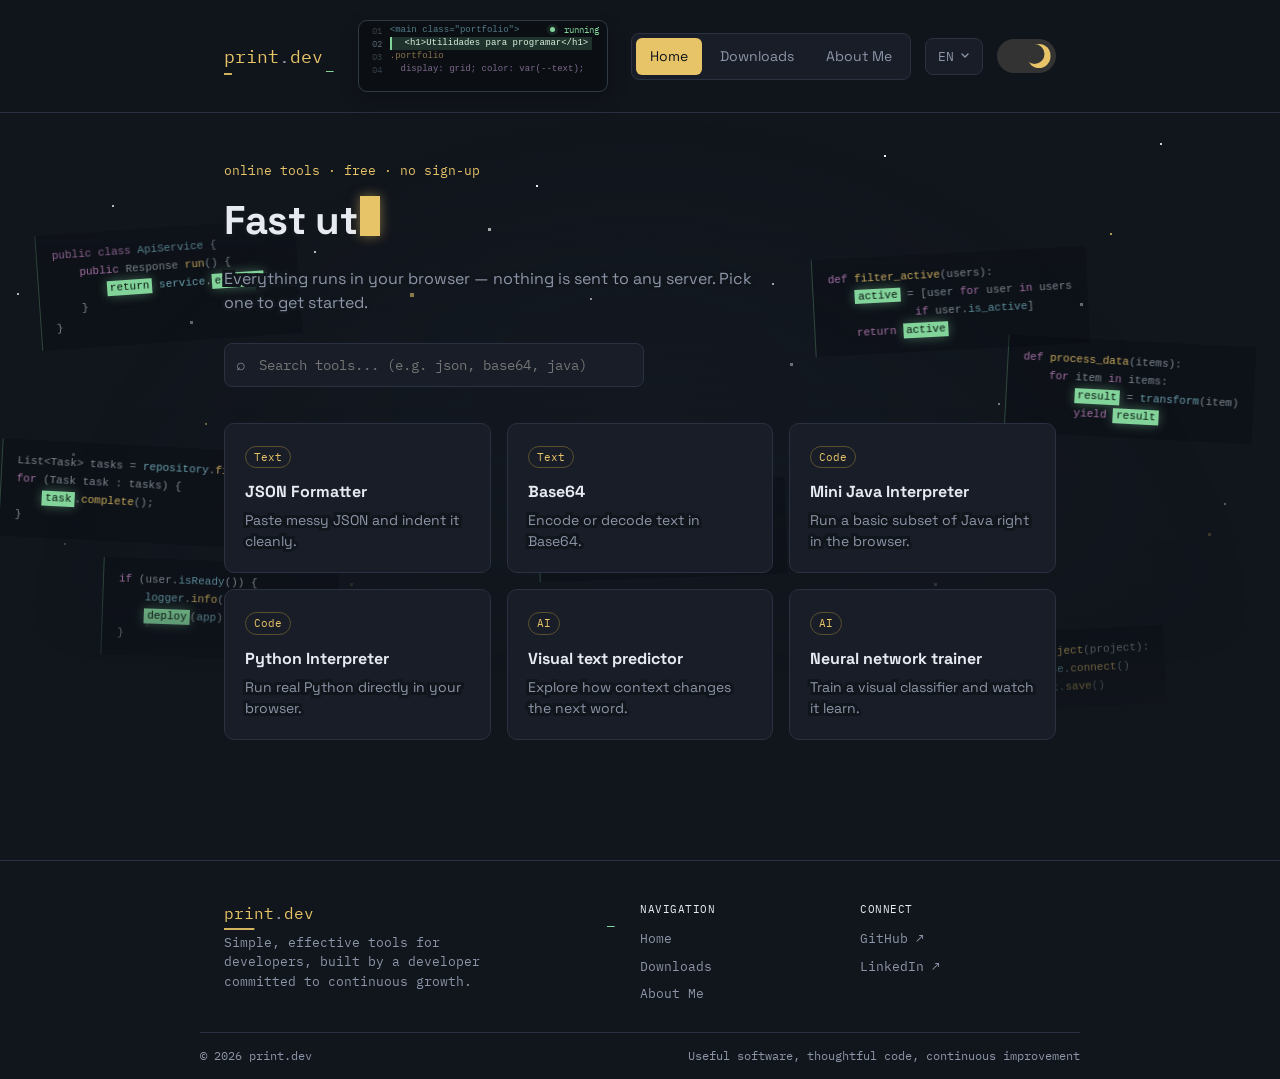
<file: index.html>
<!DOCTYPE html>
<html lang="es">

    <head>
        <meta charset="UTF-8">
        <script>document.documentElement.style.background="#11151c";try{if(localStorage.getItem("user_lang")==="en")document.documentElement.classList.add("i18n-loading")}catch(e){}</script>
        <!-- Previene el parpadeo de color leyendo el tema guardado antes de renderizar el CSS -->
        <script>        
            (function() {
                let theme = 'dark';
                try {
                    if (localStorage.getItem('user_theme') === 'light') theme = 'light';
                } catch {}
                document.documentElement.setAttribute('data-theme', theme);
            })();
        </script>
        <meta name="viewport" content="width=device-width, initial-scale=1, viewport-fit=cover">
        <title data-i18n="title_home">print.dev | Herramientas online para desarrolladores</title>
        <meta name="description" content="Herramientas online gratis para programadores: formateador JSON, Base64, intérprete de Java, intérprete de Phyton.">
        <link rel="preconnect" href="https://fonts.googleapis.com">
        <link rel="icon" href="img/favicon.svg" type="image/svg+xml">
        <link rel="preconnect" href="https://fonts.gstatic.com" crossorigin>
        <link href="https://fonts.googleapis.com/css2?family=Space+Grotesk:wght@500;700&family=IBM+Plex+Mono:wght@400;500&display=swap" rel="stylesheet">
        <link rel="stylesheet" href="css/styles.css">

        <script src="js/locales.js" defer></script>
        <script src="js/i18n.js" defer></script>
        <script src="js/theme.js" defer></script>
        <script src="js/fast-navigation.js" defer></script>
        <script src="js/downloads.js" defer></script>

        <!-- PWA -->
        <link rel="manifest" href="manifest.json">
        <meta name="theme-color" content="#dfaf49">
        <meta name="mobile-web-app-capable" content="yes">
        <meta name="mobile-web-app-status-bar-style" content="black-translucent">
        <meta name="mobile-web-app-title" content="Print.dev">
        <link rel="apple-touch-icon" href="img/favicon.svg">
        <!-- Fin PWA -->

        <!-- Google tag (gtag.js) -->
        <script async src="https://www.googletagmanager.com/gtag/js?id=G-PK49GNTRRZ"></script>
        <script>
            window.dataLayer = window.dataLayer || [];
            function gtag(){dataLayer.push(arguments);}
            gtag('js', new Date());

            gtag('config', 'G-PK49GNTRRZ');
        </script>
    </head>

    <body>

        <header>
            <div class="wrap">
                <a class="brand" href="index.html">print<span>.</span>dev</a>
                <div class="runtime-panel" aria-label="Código del portfolio ejecutándose en el navegador">
                    <div class="runtime-code" id="runtimeCode" aria-live="polite"><span class="runtime-inline-status"><b></b> running</span></div>
                </div>
                <div class="header-controls">
                    <nav>
                        <a class="tab-btn nav-link active" href="index.html" data-i18n="nav_inicio">Inicio</a>
                        <a class="tab-btn nav-link" href="descargas.html" data-i18n="nav_descargas">Descargas</a>
                        <a class="tab-btn nav-link" href="sobremi.html" data-i18n="nav_sobremi">Sobre mí</a>
                    </nav>
                    <div class="lang-select" id="langSelect">
                        <button class="lang-btn" id="langBtn" type="button" aria-haspopup="true" aria-expanded="false">
                            <span class="mono">ES</span>
                            <svg class="chev" width="10" height="10" viewBox="0 0 10 10" aria-hidden="true"><path d="M2 3l3 3 3-3" stroke="currentColor" stroke-width="1.4" fill="none" stroke-linecap="round" stroke-linejoin="round"/></svg>
                        </button>
                        <div class="lang-menu" id="langMenu" role="menu">
                            <button class="lang-opt active" type="button" data-lang="es" role="menuitem" data-i18n="lang_es">Español</button>
                            <button class="lang-opt" type="button" data-lang="en" role="menuitem" data-i18n="lang_en">English</button>
                        </div>
                    </div>
                    <!-- Botón de cambio de tema -->
                    <label id="theme-toggle" class="switch" title="Cambiar tema" data-i18n-title="theme_toggle_title">
                        <input type="checkbox" aria-label="Cambiar tema">
                        <span class="slider">
                            <span class="circle">
                                <span class="shine shine-1"></span>
                                <span class="shine shine-2"></span>
                                <span class="shine shine-3"></span>
                                <span class="shine shine-4"></span>
                                <span class="shine shine-5"></span>
                                <span class="shine shine-6"></span>
                                <span class="shine shine-7"></span>
                                <span class="shine shine-8"></span>
                                <span class="moon"></span>
                            </span>
                        </span>
                    </label>
                </div>
            </div>
        </header>

        <main>
            <div class="wrap">
                <section id="inicio" class="active">
                    <div class="starfield" aria-hidden="true">
                        <div id="stars"></div>
                        <div id="stars2"></div>
                        <div id="stars3"></div>
                    </div>

                    <div class="code-atmosphere" aria-hidden="true">
                        <pre class="code-fragment java-fragment fragment-a"><code><span class="code-line"><span class="code-keyword">public</span> <span class="code-keyword">class</span> <span class="code-class">ApiService</span> {</span><span class="code-line">    <span class="code-keyword">public</span> <span class="code-type">Response</span> <span class="code-method">run</span>() {</span><span class="code-line">        <span class="exec-word">return</span> <span class="code-class">service</span>.<span class="exec-word">execute</span>();</span><span class="code-line">    }</span><span class="code-line">}</span></code></pre>
                        <pre class="code-fragment python-fragment fragment-b"><code><span class="code-line"><span class="code-keyword">def</span> <span class="code-method">process_data</span>(items):</span><span class="code-line">    <span class="code-keyword">for</span> item <span class="code-keyword">in</span> items:</span><span class="code-line">        <span class="exec-word">result</span> = <span class="code-class">transform</span>(item)</span><span class="code-line">        <span class="code-keyword">yield</span> <span class="exec-word">result</span></span></code></pre>
                        <pre class="code-fragment java-fragment fragment-c"><code><span class="code-line"><span class="code-keyword">if</span> (user.<span class="code-property">isReady</span>()) {</span><span class="code-line">    <span class="code-class">logger</span>.<span class="code-method">info</span>(<span class="code-string">"building..."</span>);</span><span class="code-line">    <span class="exec-word">deploy</span>(<span class="code-class">app</span>);</span><span class="code-line">}</span></code></pre>
                        <pre class="code-fragment python-fragment fragment-d"><code><span class="code-line"><span class="code-keyword">async def</span> <span class="code-method">save_project</span>(project):</span><span class="code-line">    <span class="exec-word">await</span> <span class="code-class">database</span>.<span class="code-method">connect</span>()</span><span class="code-line">    <span class="code-keyword">return</span> <span class="code-class">project</span>.<span class="code-method">save</span>()</span></code></pre>
                        <pre class="code-fragment python-fragment fragment-e"><code><span class="code-line"><span class="code-keyword">try</span>:</span><span class="code-line">    <span class="exec-word">response</span> = <span class="code-method">requests</span>.<span class="code-method">get</span>(url)</span><span class="code-line"><span class="code-keyword">except</span> <span class="code-class">Error</span>:</span><span class="code-line">    <span class="code-method">retry</span>(<span class="code-number">3</span>)</span></code></pre>
                        <pre class="code-fragment java-fragment fragment-f"><code><span class="code-line"><span class="code-type">List</span>&lt;<span class="code-type">Task</span>&gt; tasks = <span class="code-class">repository</span>.<span class="code-method">findAll</span>();</span><span class="code-line"><span class="code-keyword">for</span> (<span class="code-type">Task</span> task : tasks) {</span><span class="code-line">    <span class="exec-word">task</span>.<span class="code-method">complete</span>();</span><span class="code-line">}</span></code></pre>
                        <pre class="code-fragment python-fragment fragment-g"><code><span class="code-line"><span class="code-keyword">def</span> <span class="code-method">filter_active</span>(users):</span><span class="code-line">    <span class="exec-word">active</span> = [user <span class="code-keyword">for</span> user <span class="code-keyword">in</span> users</span><span class="code-line">             <span class="code-keyword">if</span> user.<span class="code-property">is_active</span>]</span><span class="code-line">    <span class="code-keyword">return</span> <span class="exec-word">active</span></span></code></pre>
                    </div>

                    <div class="kicker" data-i18n="hero_kicker">herramientas online · gratis · sin registro</div>
                    <h1><span id="typingTitle" aria-live="polite">Utilidades rápidas para programar sin pausa</span><span class="cursor" aria-hidden="true"></span></h1>
                    <p class="lede" data-i18n="hero_lede">Todo corre en tu navegador — nada se envía a ningún servidor. Elige una para abrirla.</p>

                    <div class="search">
                        <input type="text" id="toolSearch" data-i18n-placeholder="search_placeholder" placeholder="Buscar herramienta... (ej. json, base64, java)" oninput="filterTools(this.value)">
                    </div>

                    <div class="grid" id="toolsGrid">
                        <a class="card-link" id="tool-json" data-native data-name="formateador json indentar" href="formateador-json.html" style="view-transition-name:vt-json">
                            <span class="k" data-i18n="tag_text">Texto</span>
                            <h3 data-i18n="tool_json_title">Formateador JSON</h3>
                            <p data-i18n="tool_json_desc">Pega JSON desordenado y lo indenta correctamente.</p>
                        </a>
                        <a class="card-link" id="tool-b64" data-native data-name="base64 codificar decodificar" href="base64.html" style="view-transition-name:vt-b64">
                            <span class="k" data-i18n="tag_text">Texto</span>
                            <h3 data-i18n="tool_b64_title">Base64</h3>
                            <p data-i18n="tool_b64_desc">Codifica o decodifica texto en Base64.</p>
                        </a>
                        <a class="card-link" id="tool-java" data-native data-name="java interprete ejecutar codigo compilador" href="java-interprete.html" style="view-transition-name:vt-java">
                            <span class="k" data-i18n="tag_code">Código</span>
                            <h3 data-i18n="tool_java_title">Mini intérprete de Java</h3>
                            <p data-i18n="tool_java_desc">Ejecuta un subconjunto básico de Java en el navegador.</p>
                        </a>
                        <a class="card-link" id="tool-python" data-native data-name="python interprete ejecutar codigo" href="python-interprete.html" style="view-transition-name:vt-python">
                            <span class="k" data-i18n="tag_code">Código</span>
                            <h3 data-i18n="tool_python_title">Intérprete de Python</h3>
                            <p data-i18n="tool_python_desc">Ejecuta Python real directamente en tu navegador.</p>
                        </a>
                        <a class="card-link" id="tool-text-predictor" data-native data-name="texto predecir prediccion palabras sugerencias autocompletar ngram lenguaje" href="predictor-texto.html" style="view-transition-name:vt-text-predictor">
                            <span class="k" data-i18n="tag_ai">IA</span>
                            <h3 data-i18n="tool_text_predictor_title">Predictor visual de texto</h3>
                            <p data-i18n="tool_text_predictor_desc">Explora cómo el contexto cambia la siguiente palabra.</p>
                        </a>
                        <a class="card-link" id="tool-neural" data-native data-name="ia inteligencia artificial red neuronal machine learning entrenador puntos tfjs" href="red-neuronal.html" style="view-transition-name:vt-neural">
                            <span class="k" data-i18n="tag_ai">IA</span>
                            <h3 data-i18n="tool_neural_title">Entrenador de red neuronal</h3>
                            <p data-i18n="tool_neural_desc">Entrena un clasificador visual y observa cómo aprende.</p>
                        </a>
                    </div>
                    <p class="empty-msg" id="emptyMsg" data-i18n="empty_msg">No hay ninguna herramienta que coincida con esa búsqueda todavía.</p>
                </section>
            </div>
        </main>

        <footer>
            <div class="wrap footer-grid">
                <div>
                    <div class="brand" style="font-size:16px">print<span>.</span>dev</div>
                    <p class="foot-tag" data-i18n="footer_tag">Herramientas para programar de forma más sencilla y eficiente, creadas por un desarrollador en constante evolución.</p>
                </div>
                <div class="foot-links">
                    <span class="foot-h" data-i18n="footer_nav_heading">Navegación</span>
                    <a href="index.html" class="nav-link" data-i18n="nav_inicio">Inicio</a>
                    <a href="descargas.html" class="nav-link" data-i18n="nav_descargas">Descargas</a>
                    <a href="sobremi.html" class="nav-link" data-i18n="nav_sobremi">Sobre mí</a>
                </div>
                <div class="foot-links">
                    <span class="foot-h" data-i18n="footer_connect_heading">Conecta</span>
                    <a href="https://github.com/Rccrawler" target="_blank" rel="noopener">GitHub ↗</a>
                    <a href="https://www.linkedin.com/in/andrew-es" target="_blank" rel="noopener">LinkedIn ↗</a>
                </div>
            </div>
            <div class="wrap foot-bottom">
                <span>© 2026 print.dev</span>
                <span data-i18n="footer_bottom_note">Software útil, código cuidado y mejora constante</span>
            </div>
        </footer>

        <script src="js/index.js" defer></script>
    </body>
</html>
</file>
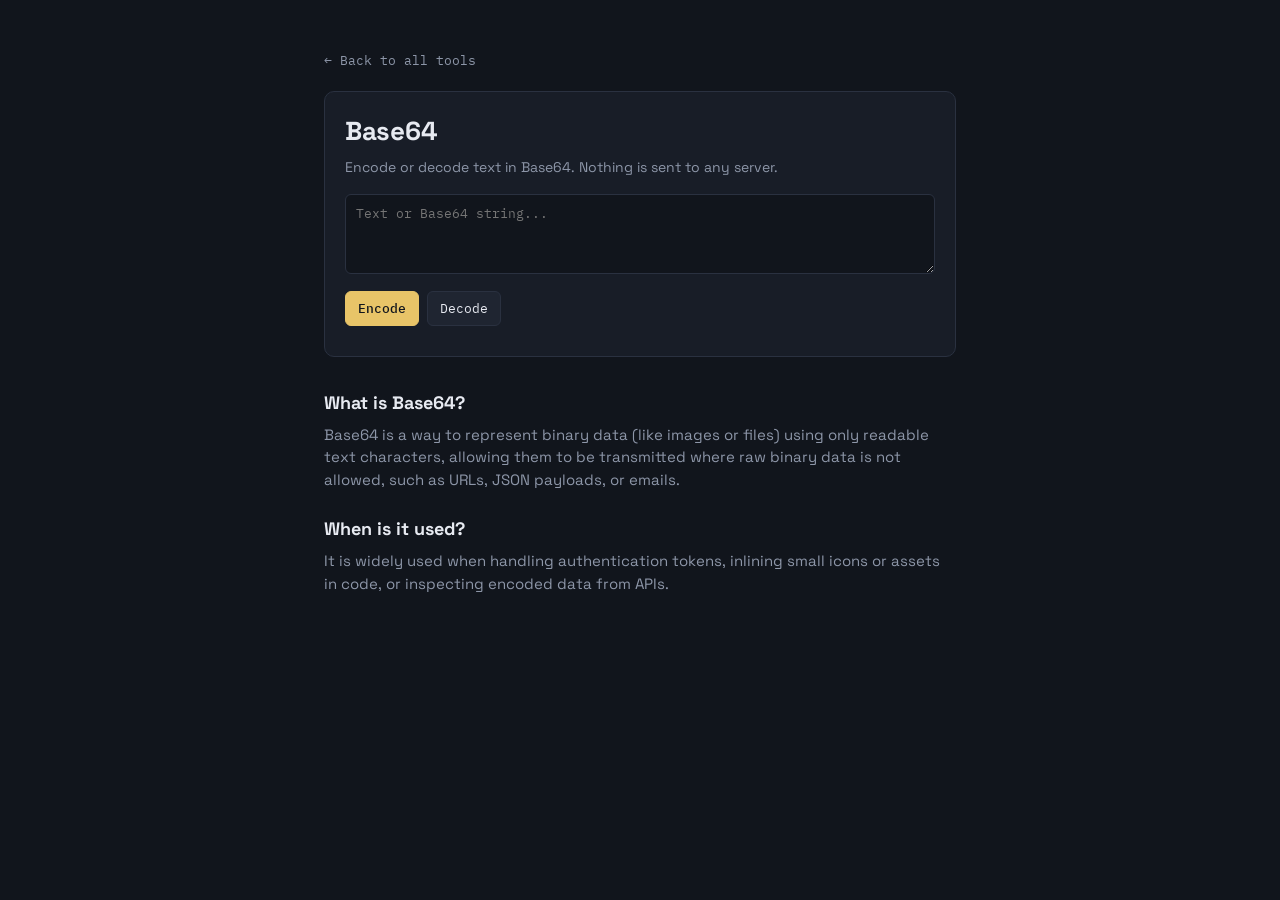
<file: base64.html>
<!DOCTYPE html>
<html lang="es">
    <head>
        <meta charset="UTF-8">
        <script>document.documentElement.style.background="#11151c";try{if(localStorage.getItem("user_lang")==="en")document.documentElement.classList.add("i18n-loading")}catch(e){}</script>
        <script>
            (function() {
                let theme = 'dark';
                try {
                    if (localStorage.getItem('user_theme') === 'light') theme = 'light';
                } catch {}
                document.documentElement.setAttribute('data-theme', theme);
            })();
        </script>
        <meta name="viewport" content="width=device-width, initial-scale=1, viewport-fit=cover">
        <title data-i18n="title_b64">Codificador y decodificador Base64 online gratis | print.dev</title>
        <meta name="description" content="Codifica o decodifica texto en Base64 al instante, sin registro. Todo se procesa en tu navegador.">
        <link rel="preconnect" href="https://fonts.googleapis.com">
        <link rel="icon" href="img/favicon.svg" type="image/svg+xml">
        <link rel="preconnect" href="https://fonts.gstatic.com" crossorigin>
        <link href="https://fonts.googleapis.com/css2?family=Space+Grotesk:wght@500;700&family=IBM+Plex+Mono:wght@400;500&display=swap" rel="stylesheet">
        <link rel="stylesheet" href="css/styles.css">
        <script src="js/locales.js" defer></script>
        <script src="js/i18n.js" defer></script>

        <!-- Google tag (gtag.js) -->
        <script async src="https://www.googletagmanager.com/gtag/js?id=G-PK49GNTRRZ"></script>
        <script>
            window.dataLayer = window.dataLayer || [];
            function gtag(){dataLayer.push(arguments);}
            gtag('js', new Date());

            gtag('config', 'G-PK49GNTRRZ');
        </script>
    </head>

    <body class="tool-page">

        <main>
            <div class="wrap">
                <a class="back" href="index.html" data-i18n="back_to_tools">← Volver a todas las herramientas</a>

                <div class="card" style="view-transition-name:vt-b64">
                    <h1 style="font-size:26px;margin-bottom:6px" data-i18n="tool_b64_h1">Base64</h1>
                    <p style="color:var(--text-dim);font-size:14px;margin-bottom:16px" data-i18n="tool_b64_sub">Codifica o decodifica texto en Base64. Nada se envía a ningún servidor.</p>
                    <textarea id="b64In" data-i18n-placeholder="b64_placeholder" placeholder="Texto o cadena Base64..."></textarea>
                    <div class="row">
                        <button class="btn primary" onclick="b64('encode')" data-i18n="btn_encode">Codificar</button>
                        <button class="btn" onclick="b64('decode')" data-i18n="btn_decode">Decodificar</button>
                    </div>
                    <div class="out" id="b64Out"></div>
                </div>

                <article>
                    <h2 data-i18n="b64_faq1_q">¿Qué es Base64?</h2>
                    <p data-i18n="b64_faq1_a">Base64 es una forma de representar datos binarios (como imágenes o archivos) usando solo texto legible, para poder incluirlos en sitios donde no se admiten datos binarios directamente, como una URL, un JSON o un correo electrónico.</p>
                    <h2 data-i18n="b64_faq2_q">¿Cuándo se usa?</h2>
                    <p data-i18n="b64_faq2_a">Es muy común al trabajar con tokens de autenticación, incrustar pequeñas imágenes directamente en el código, o depurar datos que llegan codificados desde una API.</p>
                </article>
            </div>
        </main>

        <script src="js/base64.js"></script>
    </body>
</html>
</file>
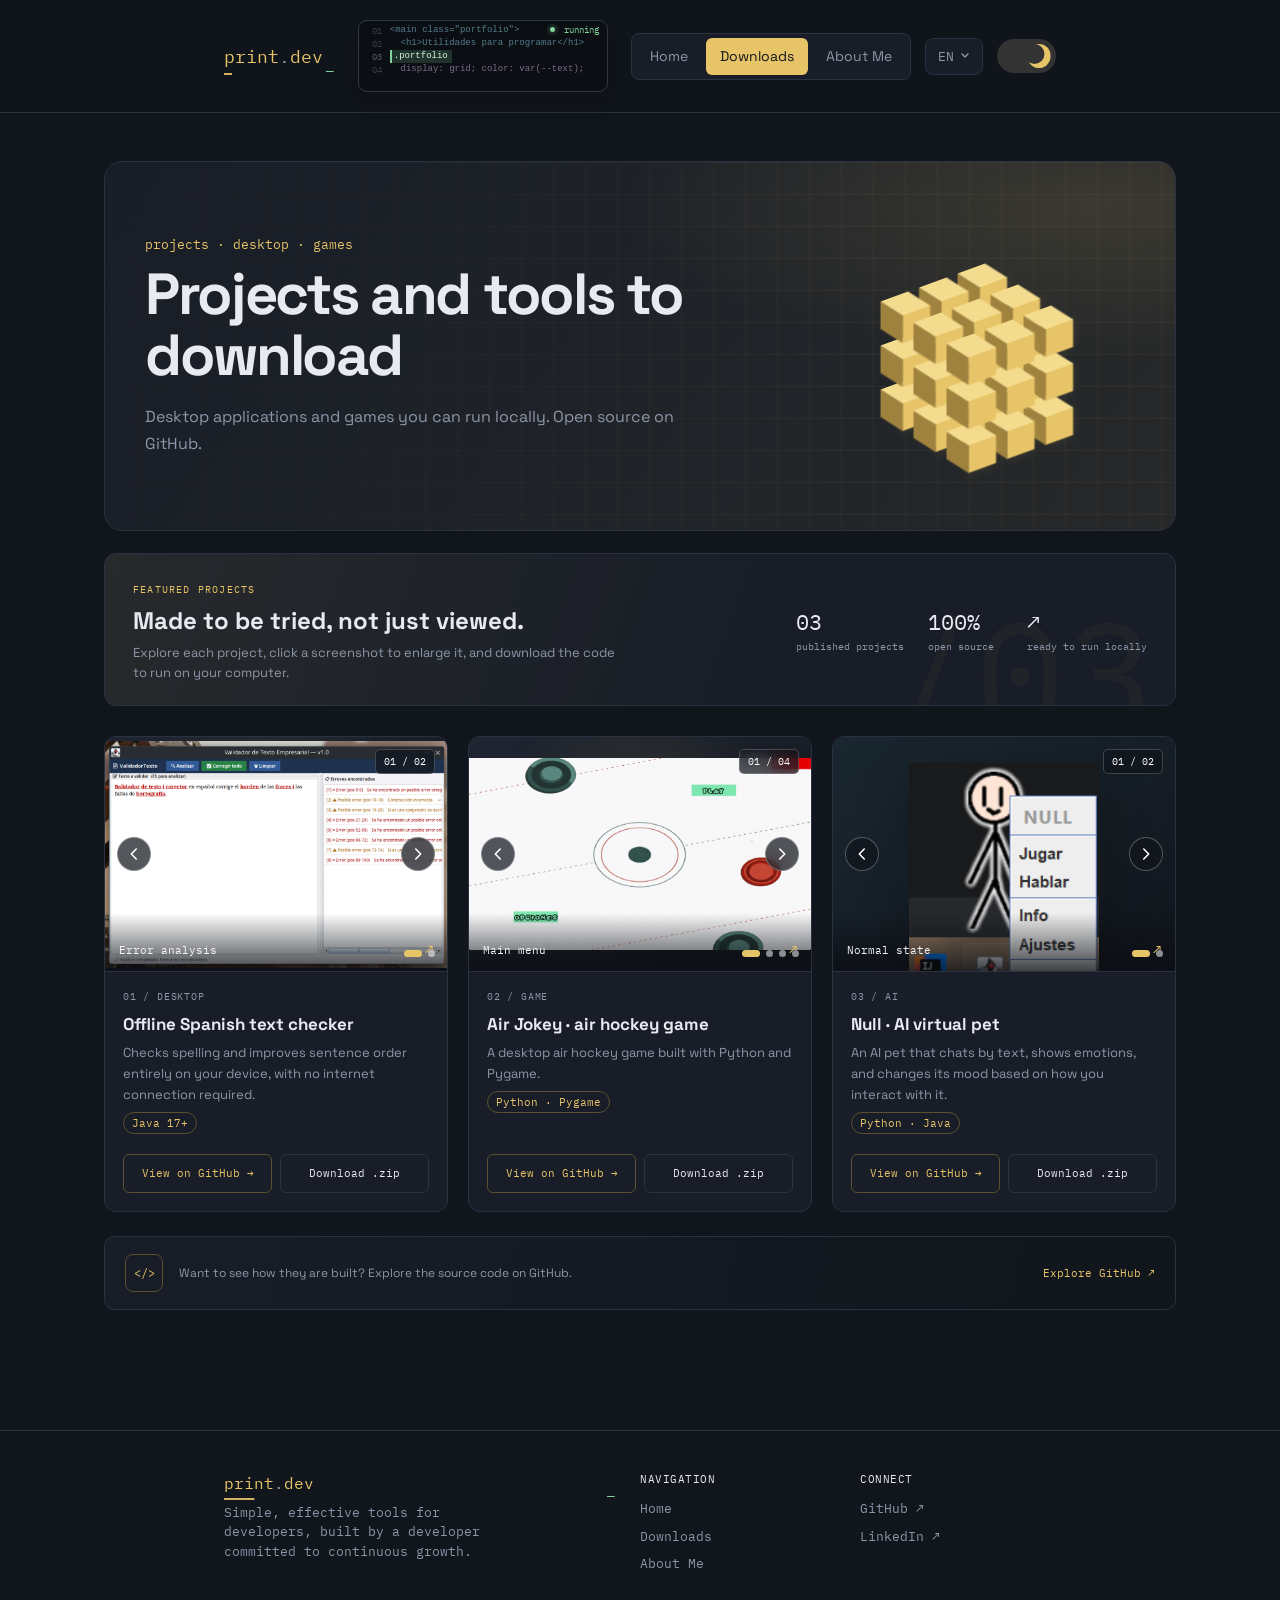
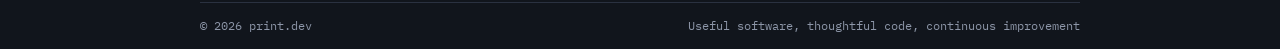
<file: descargas.html>
<!DOCTYPE html>
<html lang="es">
    <head>
        <meta charset="UTF-8">
        <script>document.documentElement.style.background="#11151c";try{if(localStorage.getItem("user_lang")==="en")document.documentElement.classList.add("i18n-loading")}catch(e){}</script>
        <script>
            (function() {
                let theme = 'dark';
                try {
                    if (localStorage.getItem('user_theme') === 'light') theme = 'light';
                } catch {}
                document.documentElement.setAttribute('data-theme', theme);
            })();
        </script>
        <meta name="viewport" content="width=device-width, initial-scale=1, viewport-fit=cover">
        <title data-i18n="title_descargas">Descargas y proyectos | print.dev</title>
        <link rel="preconnect" href="https://fonts.googleapis.com">
        <link rel="icon" href="img/favicon.svg" type="image/svg+xml">
        <link rel="preconnect" href="https://fonts.gstatic.com" crossorigin>
        <link href="https://fonts.googleapis.com/css2?family=Space+Grotesk:wght@500;700&family=IBM+Plex+Mono:wght@400;500&display=swap" rel="stylesheet">
        <link rel="stylesheet" href="css/styles.css">
        <script src="js/locales.js" defer></script>
        <script src="js/i18n.js" defer></script>
        <script src="js/theme.js" defer></script>
        <script src="js/fast-navigation.js" defer></script>

        <!-- Google tag (gtag.js) -->
        <script async src="https://www.googletagmanager.com/gtag/js?id=G-PK49GNTRRZ"></script>
        <script>
            window.dataLayer = window.dataLayer || [];
            function gtag(){dataLayer.push(arguments);}
            gtag('js', new Date());

            gtag('config', 'G-PK49GNTRRZ');
        </script>
    </head>
    <body>

        <header>
            <div class="wrap">
                <a class="brand" href="index.html">print<span>.</span>dev</a>
                <div class="runtime-panel" aria-label="Código del portfolio ejecutándose en el navegador">
                    <div class="runtime-code" id="runtimeCode" aria-live="polite"><span class="runtime-inline-status"><b></b> running</span></div>
                </div>
                <div class="header-controls">
                    <nav>
                        <a class="tab-btn nav-link" href="index.html" data-i18n="nav_inicio">Inicio</a>
                        <a class="tab-btn nav-link active" href="descargas.html" data-i18n="nav_descargas">Descargas</a>
                        <a class="tab-btn nav-link" href="sobremi.html" data-i18n="nav_sobremi">Sobre mí</a>
                    </nav>
                    <div class="lang-select" id="langSelect">
                        <button class="lang-btn" id="langBtn" type="button" aria-haspopup="true" aria-expanded="false">
                            <span class="mono">ES</span>
                            <svg class="chev" width="10" height="10" viewBox="0 0 10 10" aria-hidden="true"><path d="M2 3l3 3 3-3" stroke="currentColor" stroke-width="1.4" fill="none" stroke-linecap="round" stroke-linejoin="round"/></svg>
                        </button>
                        <div class="lang-menu" id="langMenu" role="menu">
                            <button class="lang-opt active" type="button" data-lang="es" role="menuitem" data-i18n="lang_es">Español</button>
                            <button class="lang-opt" type="button" data-lang="en" role="menuitem" data-i18n="lang_en">English</button>
                        </div>
                    </div>
                    <label id="theme-toggle" class="switch" title="Cambiar tema" data-i18n-title="theme_toggle_title">
                        <input type="checkbox" aria-label="Cambiar tema" checked>
                        <span class="slider">
                            <span class="circle">
                                <span class="shine shine-1"></span>
                                <span class="shine shine-2"></span>
                                <span class="shine shine-3"></span>
                                <span class="shine shine-4"></span>
                                <span class="shine shine-5"></span>
                                <span class="shine shine-6"></span>
                                <span class="shine shine-7"></span>
                                <span class="shine shine-8"></span>
                                <span class="moon"></span>
                            </span>
                        </span>
                    </label>
                </div>
            </div>
        </header>

        <main class="downloads-page">
            <div class="wrap">
                <section id="descargas" class="active">
                    <div class="downloads-hero">
                        <div>
                            <div class="kicker" data-i18n="descargas_kicker">proyectos · escritorio · juegos</div>
                            <h1 data-i18n="descargas_title">Proyectos y herramientas para descargar</h1>
                            <p class="lede" data-i18n="descargas_lede">Aplicaciones de escritorio y juegos que puedes ejecutar en local. Código abierto en GitHub.</p>
                        </div>
                        <div class="download-cube" aria-hidden="true">
                            <div class="cube">
                                <div style="--x:-1;--y:0"><span style="--i:3"></span><span style="--i:2"></span><span style="--i:1"></span></div>
                                <div style="--x:0;--y:0"><span style="--i:3"></span><span style="--i:2"></span><span style="--i:1"></span></div>
                                <div style="--x:1;--y:0"><span style="--i:3"></span><span style="--i:2"></span><span style="--i:1"></span></div>
                            </div>
                            <div class="cube">
                                <div style="--x:-1;--y:0"><span style="--i:3"></span><span style="--i:2"></span><span style="--i:1"></span></div>
                                <div style="--x:0;--y:0"><span style="--i:3"></span><span style="--i:2"></span><span style="--i:1"></span></div>
                                <div style="--x:1;--y:0"><span style="--i:3"></span><span style="--i:2"></span><span style="--i:1"></span></div>
                            </div>
                            <div class="cube">
                                <div style="--x:-1;--y:0"><span style="--i:3"></span><span style="--i:2"></span><span style="--i:1"></span></div>
                                <div style="--x:0;--y:0"><span style="--i:3"></span><span style="--i:2"></span><span style="--i:1"></span></div>
                                <div style="--x:1;--y:0"><span style="--i:3"></span><span style="--i:2"></span><span style="--i:1"></span></div>
                            </div>
                        </div>
                    </div>

                    <div class="downloads-overview">
                        <div class="downloads-overview-copy">
                            <span class="overview-index" data-i18n="downloads_overview_index">SELECCIÓN 2026</span>
                            <h2 data-i18n="downloads_overview_title">Hechos para probarlos, no solo para verlos.</h2>
                            <p data-i18n="downloads_overview_desc">Explora cada proyecto, mira sus capturas y descarga el código para ejecutarlo en tu equipo.</p>
                        </div>
                        <div class="overview-stats" aria-label="Resumen de proyectos" data-i18n-aria-label="downloads_overview_stats">
                            <div class="overview-stat"><strong>03</strong><span data-i18n="downloads_stat_projects">proyectos publicados </span></div>
                            <div class="overview-stat"><strong>100%</strong><span data-i18n="downloads_stat_open_source">código abierto</span></div>
                            <div class="overview-stat"><strong>↗</strong><span data-i18n="downloads_stat_local">para usar en local</span></div>
                        </div>
                        <span class="overview-watermark" aria-hidden="true">/03</span>
                    </div>

                    <div class="list">
                        <article class="item">
                            <div class="project-gallery" data-gallery aria-label="Galería del validador" data-i18n-aria-label="project_1_gallery">
                                <figure class="gallery-slide">
                                    <button class="gallery-open" type="button" data-gallery-open aria-label="Ampliar imagen" data-i18n-aria-label="gallery_zoom">
                                        <img src="img/project/validador-01.png" alt="Validador de texto mostrando errores detectados" data-i18n-alt="project_1_image_1_alt" loading="lazy" decoding="async">
                                    </button>
                                    <figcaption data-i18n="project_1_image_1_caption">Análisis de errores</figcaption>
                                </figure>
                                <figure class="gallery-slide" hidden>
                                    <button class="gallery-open" type="button" data-gallery-open aria-label="Ampliar imagen" data-i18n-aria-label="gallery_zoom">
                                        <img src="img/project/validador-02.png" alt="Validador de texto después de aplicar correcciones" data-i18n-alt="project_1_image_2_alt" loading="lazy" decoding="async">
                                    </button>
                                    <figcaption data-i18n="project_1_image_2_caption">Texto corregido</figcaption>
                                </figure>
                                <span class="gallery-count" data-gallery-count aria-live="polite">01 / 02</span>
                                <div class="gallery-controls">
                                    <button class="gallery-arrow gallery-prev" type="button" data-gallery-prev aria-label="Imagen anterior" data-i18n-aria-label="gallery_prev" hidden>
                                        <svg viewBox="0 0 20 20" aria-hidden="true"><path d="m12.5 4.5-5.5 5.5 5.5 5.5"/></svg>
                                    </button>
                                    <button class="gallery-arrow gallery-next" type="button" data-gallery-next aria-label="Imagen siguiente" data-i18n-aria-label="gallery_next" hidden>
                                        <svg viewBox="0 0 20 20" aria-hidden="true"><path d="m7.5 4.5 5.5 5.5-5.5 5.5"/></svg>
                                    </button>
                                    <div class="gallery-dots" data-gallery-dots aria-label="Elegir imagen" data-i18n-aria-label="gallery_choose_image"></div>
                                </div>
                            </div>
                            <div class="download-content">
                                <span class="project-number" data-i18n="project_1_kind">01 / ESCRITORIO</span>
                                <h3 data-i18n="project_1_title">Validador de texto en español</h3>
                                <p data-i18n="project_1_desc">Corrige faltas de ortografía y mejora el orden de las frases sin conexión, directamente en tu equipo.</p>
                                <span class="tag">Java 17+</span>
                                <div class="actions">
                                    <a class="dl" href="https://github.com/Rccrawler/validador.git" target="_blank" rel="noopener" data-i18n="btn_view_github">Ver en GitHub →</a>
                                    <a class="dl zip" href="https://github.com/Rccrawler/validador/archive/refs/heads/main.zip" data-i18n="btn_download_zip">Descargar .zip</a>
                                </div>
                            </div>
                        </article>
                        <article class="item">
                            <div class="project-gallery game-gallery" data-gallery aria-label="Galería de Air Jokey" data-i18n-aria-label="project_2_gallery">
                                <figure class="gallery-slide">
                                    <button class="gallery-open" type="button" data-gallery-open aria-label="Ampliar imagen" data-i18n-aria-label="gallery_zoom">
                                        <img src="img/project/1-jokey.gif" alt="Menú principal de Air Jokey" data-i18n-alt="project_2_image_1_alt" loading="lazy">
                                    </button>
                                    <figcaption data-i18n="project_2_image_1_caption">Menú principal</figcaption>
                                </figure>
                                <figure class="gallery-slide" hidden>
                                    <button class="gallery-open" type="button" data-gallery-open aria-label="Ampliar imagen" data-i18n-aria-label="gallery_zoom">
                                        <img src="img/project/2-jokey.gif" alt="Partida de Air Jokey con el marcador activo" data-i18n-alt="project_2_image_2_alt" loading="lazy">
                                    </button>
                                    <figcaption data-i18n="project_2_image_2_caption">Partida en curso</figcaption>
                                </figure>
                                <figure class="gallery-slide" hidden>
                                    <button class="gallery-open" type="button" data-gallery-open aria-label="Ampliar imagen" data-i18n-aria-label="gallery_zoom">
                                        <img src="img/project/3-hokey.gif" alt="Partida de Air Jokey mostrando el resultado" data-i18n-alt="project_2_image_3_alt" loading="lazy">
                                    </button>
                                    <figcaption data-i18n="project_2_image_3_caption">Marcador y jugada</figcaption>
                                </figure>
                                <figure class="gallery-slide" hidden>
                                    <button class="gallery-open" type="button" data-gallery-open aria-label="Ampliar imagen" data-i18n-aria-label="gallery_zoom">
                                        <img src="img/project/air-jokey.png" alt="Mesa de hockey de aire del juego Air Jokey" data-i18n-alt="project_2_image_4_alt" loading="lazy" decoding="async">
                                    </button>
                                    <figcaption data-i18n="project_2_image_4_caption">La mesa de juego</figcaption>
                                </figure>
                                <span class="gallery-count" data-gallery-count aria-live="polite">01 / 04</span>
                                <div class="gallery-controls">
                                    <button class="gallery-arrow gallery-prev" type="button" data-gallery-prev aria-label="Imagen anterior" data-i18n-aria-label="gallery_prev" hidden>
                                        <svg viewBox="0 0 20 20" aria-hidden="true"><path d="m12.5 4.5-5.5 5.5 5.5 5.5"/></svg>
                                    </button>
                                    <button class="gallery-arrow gallery-next" type="button" data-gallery-next aria-label="Imagen siguiente" data-i18n-aria-label="gallery_next" hidden>
                                        <svg viewBox="0 0 20 20" aria-hidden="true"><path d="m7.5 4.5 5.5 5.5-5.5 5.5"/></svg>
                                    </button>
                                    <div class="gallery-dots" data-gallery-dots aria-label="Elegir imagen" data-i18n-aria-label="gallery_choose_image"></div>
                                </div>
                            </div>
                            <div class="download-content">
                                <span class="project-number" data-i18n="project_2_kind">02 / JUEGO</span>
                                <h3 data-i18n="project_2_title">Air Jokey · juego de hockey de aire</h3>
                                <p data-i18n="project_2_desc">Juego de hockey de aire para escritorio desarrollado en Python con Pygame.</p>
                                <span class="tag">Python · Pygame</span>
                                <div class="actions">
                                    <a class="dl" href="https://github.com/Rccrawler/Jokey-pygame.git" target="_blank" rel="noopener" data-i18n="btn_view_github">Ver en GitHub →</a>
                                    <a class="dl zip" href="https://github.com/Rccrawler/Jokey-pygame/archive/refs/heads/main.zip" data-i18n="btn_download_zip">Descargar .zip</a>
                                </div>
                            </div>
                        </article>
                        <article class="item">
                            <div class="project-gallery null-gallery" data-gallery aria-label="Galería de Null" data-i18n-aria-label="project_3_gallery">
                                <figure class="gallery-slide">
                                    <button class="gallery-open" type="button" data-gallery-open aria-label="Ampliar imagen" data-i18n-aria-label="gallery_zoom">
                                        <img src="img/project/null1.png" alt="Null en su estado normal" data-i18n-alt="project_3_image_1_alt" loading="lazy" decoding="async">
                                    </button>
                                    <figcaption data-i18n="project_3_image_1_caption">Estado normal</figcaption>
                                </figure>
                                <figure class="gallery-slide" hidden>
                                    <button class="gallery-open" type="button" data-gallery-open aria-label="Ampliar imagen" data-i18n-aria-label="gallery_zoom">
                                        <img src="img/project/null2.png" alt="Null mostrando una expresión feliz" data-i18n-alt="project_3_image_2_alt" loading="lazy" decoding="async">
                                    </button>
                                    <figcaption data-i18n="project_3_image_2_caption">Estado alegre</figcaption>
                                </figure>
                                <span class="gallery-count" data-gallery-count aria-live="polite">01 / 03</span>
                                <div class="gallery-controls">
                                    <button class="gallery-arrow gallery-prev" type="button" data-gallery-prev aria-label="Imagen anterior" data-i18n-aria-label="gallery_prev" hidden>
                                        <svg viewBox="0 0 20 20" aria-hidden="true"><path d="m12.5 4.5-5.5 5.5 5.5 5.5"/></svg>
                                    </button>
                                    <button class="gallery-arrow gallery-next" type="button" data-gallery-next aria-label="Imagen siguiente" data-i18n-aria-label="gallery_next" hidden>
                                        <svg viewBox="0 0 20 20" aria-hidden="true"><path d="m7.5 4.5 5.5 5.5-5.5 5.5"/></svg>
                                    </button>
                                    <div class="gallery-dots" data-gallery-dots aria-label="Elegir imagen" data-i18n-aria-label="gallery_choose_image"></div>
                                </div>
                            </div>
                            <div class="download-content">
                                <span class="project-number" data-i18n="project_3_kind">03 / IA</span>
                                <h3 data-i18n="project_3_title">Null · mascota virtual de IA</h3>
                                <p data-i18n="project_3_desc">Mascota de IA que conversa por texto, expresa emociones y cambia de humor según cómo interactúes con ella.</p>
                                <span class="tag">Python · Java</span>
                                <div class="actions">
                                    <a class="dl" href="https://github.com/Rccrawler/Null-mascota.git" target="_blank" rel="noopener" data-i18n="btn_view_github">Ver en GitHub →</a>
                                    <a class="dl zip" href="https://github.com/Rccrawler/Null-mascota/archive/refs/heads/main.zip" data-i18n="btn_download_zip">Descargar .zip</a>
                                </div>
                            </div>
                        </article>
                    </div>
                    <div class="downloads-endcap">
                        <span class="endcap-mark" aria-hidden="true">&lt;/&gt;</span>
                        <p data-i18n="downloads_endcap_text">¿Quieres ver cómo están hechos? El código está disponible para explorar en GitHub.</p>
                        <a href="https://github.com/Rccrawler" target="_blank" rel="noopener" data-i18n="downloads_endcap_link">Explorar GitHub ↗</a>
                    </div>
                </section>
            </div>
        </main>

        <footer>
            <div class="wrap footer-grid">
                <div>
                    <div class="brand" style="font-size:16px">print<span>.</span>dev</div>
                    <p class="foot-tag" data-i18n="footer_tag">Herramientas para programar de forma más sencilla y eficiente, creadas por un desarrollador en constante evolución.</p>
                </div>
                <div class="foot-links">
                    <span class="foot-h" data-i18n="footer_nav_heading">Navegación</span>
                    <a href="index.html" class="nav-link" data-i18n="nav_inicio">Inicio</a>
                    <a href="descargas.html" class="nav-link" data-i18n="nav_descargas">Descargas</a>
                    <a href="sobremi.html" class="nav-link" data-i18n="nav_sobremi">Sobre mí</a>
                </div>
                <div class="foot-links">
                    <span class="foot-h" data-i18n="footer_connect_heading">Conecta</span>
                    <a href="https://github.com/Rccrawler" target="_blank" rel="noopener">GitHub ↗</a>
                    <a href="https://www.linkedin.com/in/andrew-es" target="_blank" rel="noopener">LinkedIn ↗</a>
                </div>
            </div>
            <div class="wrap foot-bottom">
                <span>© 2026 print.dev</span>
                <span data-i18n="footer_bottom_note">Software útil, código cuidado y mejora constante</span>
            </div>
        </footer>

        <script src="js/index.js"></script>
        <script src="js/downloads.js" defer></script>
    </body>
</html>
</file>
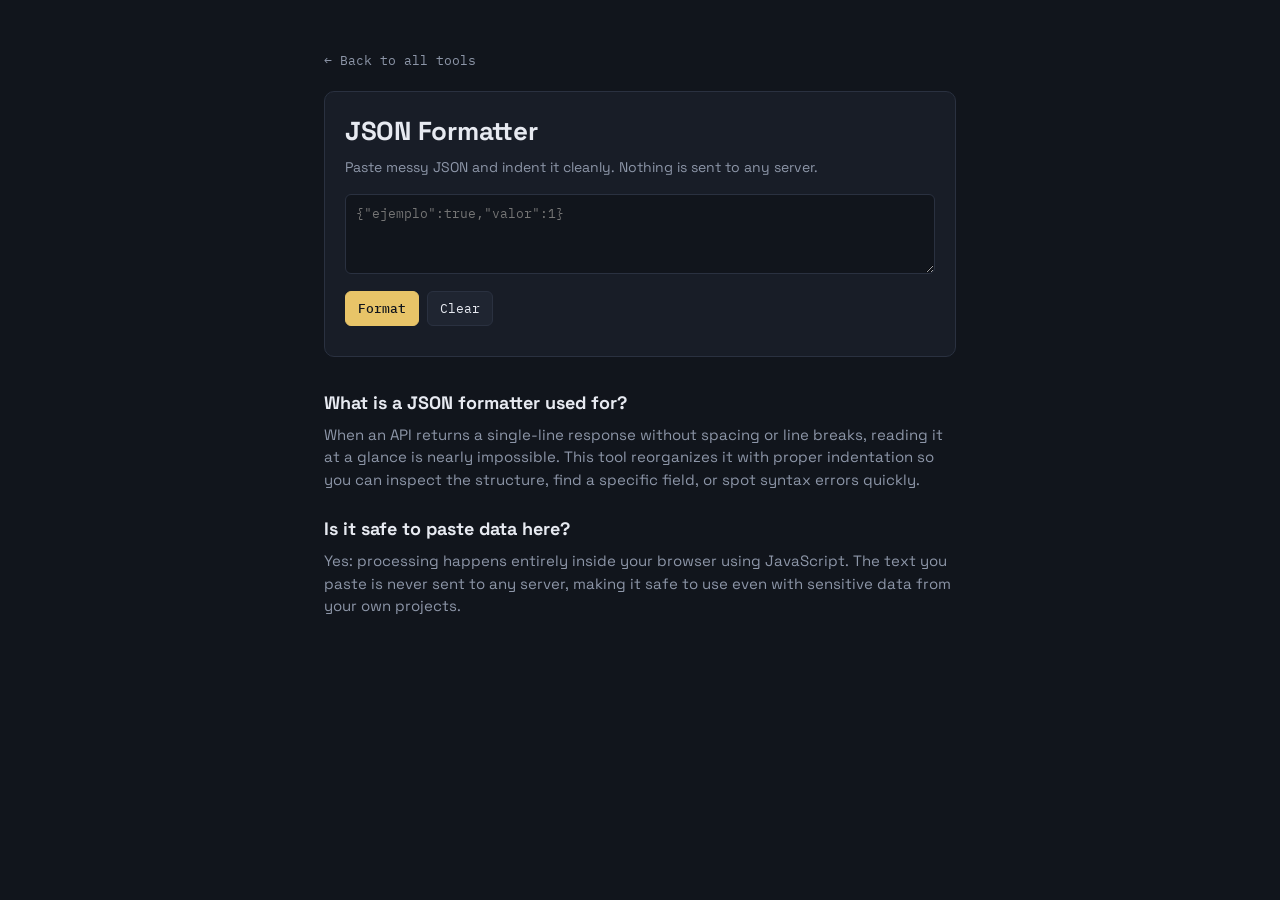
<file: formateador-json.html>
<!DOCTYPE html>
<html lang="es">
    <head>
        <meta charset="UTF-8">
        <script>document.documentElement.style.background="#11151c";try{if(localStorage.getItem("user_lang")==="en")document.documentElement.classList.add("i18n-loading")}catch(e){}</script>
        <script>
            (function() {
                let theme = 'dark';
                try {
                    if (localStorage.getItem('user_theme') === 'light') theme = 'light';
                } catch {}
                document.documentElement.setAttribute('data-theme', theme);
            })();
        </script>
        <meta name="viewport" content="width=device-width, initial-scale=1, viewport-fit=cover">
        <title data-i18n="title_json">Formateador JSON online gratis, sin registro | print.dev</title>
        <meta name="description" content="Pega JSON desordenado y obtén el resultado indentado al instante. Gratis, sin registro, todo se procesa en tu navegador.">
        <link rel="preconnect" href="https://fonts.googleapis.com">
        <link rel="icon" href="img/favicon.svg" type="image/svg+xml">
        <link rel="preconnect" href="https://fonts.gstatic.com" crossorigin>
        <link href="https://fonts.googleapis.com/css2?family=Space+Grotesk:wght@500;700&family=IBM+Plex+Mono:wght@400;500&display=swap" rel="stylesheet">
        <link rel="stylesheet" href="css/styles.css">
        <script src="js/locales.js" defer></script>
        <script src="js/i18n.js" defer></script>

        <!-- Google tag (gtag.js) -->
        <script async src="https://www.googletagmanager.com/gtag/js?id=G-PK49GNTRRZ"></script>
        <script>
            window.dataLayer = window.dataLayer || [];
            function gtag(){dataLayer.push(arguments);}
            gtag('js', new Date());

            gtag('config', 'G-PK49GNTRRZ');
        </script>
    </head>

    <body class="tool-page">

        <main>
            <div class="wrap">
                <a class="back" href="index.html" data-i18n="back_to_tools">← Volver a todas las herramientas</a>

                <div class="card" style="view-transition-name:vt-json">
                    <h1 style="font-size:26px;margin-bottom:6px" data-i18n="tool_json_h1">Formateador JSON</h1>
                    <p style="color:var(--text-dim);font-size:14px;margin-bottom:16px" data-i18n="tool_json_sub">Pega JSON desordenado y lo indenta correctamente. Nada se envía a ningún servidor.</p>
                    <textarea id="jsonIn" placeholder='{"ejemplo":true,"valor":1}'></textarea>
                    <div class="row">
                        <button class="btn primary" onclick="formatJSON()" data-i18n="btn_format">Formatear</button>
                        <button class="btn" onclick="document.getElementById('jsonIn').value='';document.getElementById('jsonOut').textContent=''" data-i18n="btn_clear">Limpiar</button>
                    </div>
                    <div class="out" id="jsonOut"></div>
                </div>

                <article>
                    <h2 data-i18n="json_faq1_q">¿Para qué sirve un formateador JSON?</h2>
                    <p data-i18n="json_faq1_a">Cuando una API devuelve una respuesta en una sola línea, sin espacios ni saltos, es casi imposible leerla a simple vista. Esta herramienta la reorganiza con la indentación correcta para que puedas revisar la estructura, encontrar un campo concreto o detectar un error de sintaxis rápidamente.</p>
                    <h2 data-i18n="json_faq2_q">¿Es seguro pegar datos aquí?</h2>
                    <p data-i18n="json_faq2_a">Sí: el procesamiento ocurre por completo en tu navegador con JavaScript. El texto que pegas nunca se envía a ningún servidor, así que puedes usarlo incluso con datos sensibles de tus propios proyectos.</p>
                </article>
            </div>
        </main>

        <script src="js/formateador-json.js"></script>
    </body>
</html>
</file>
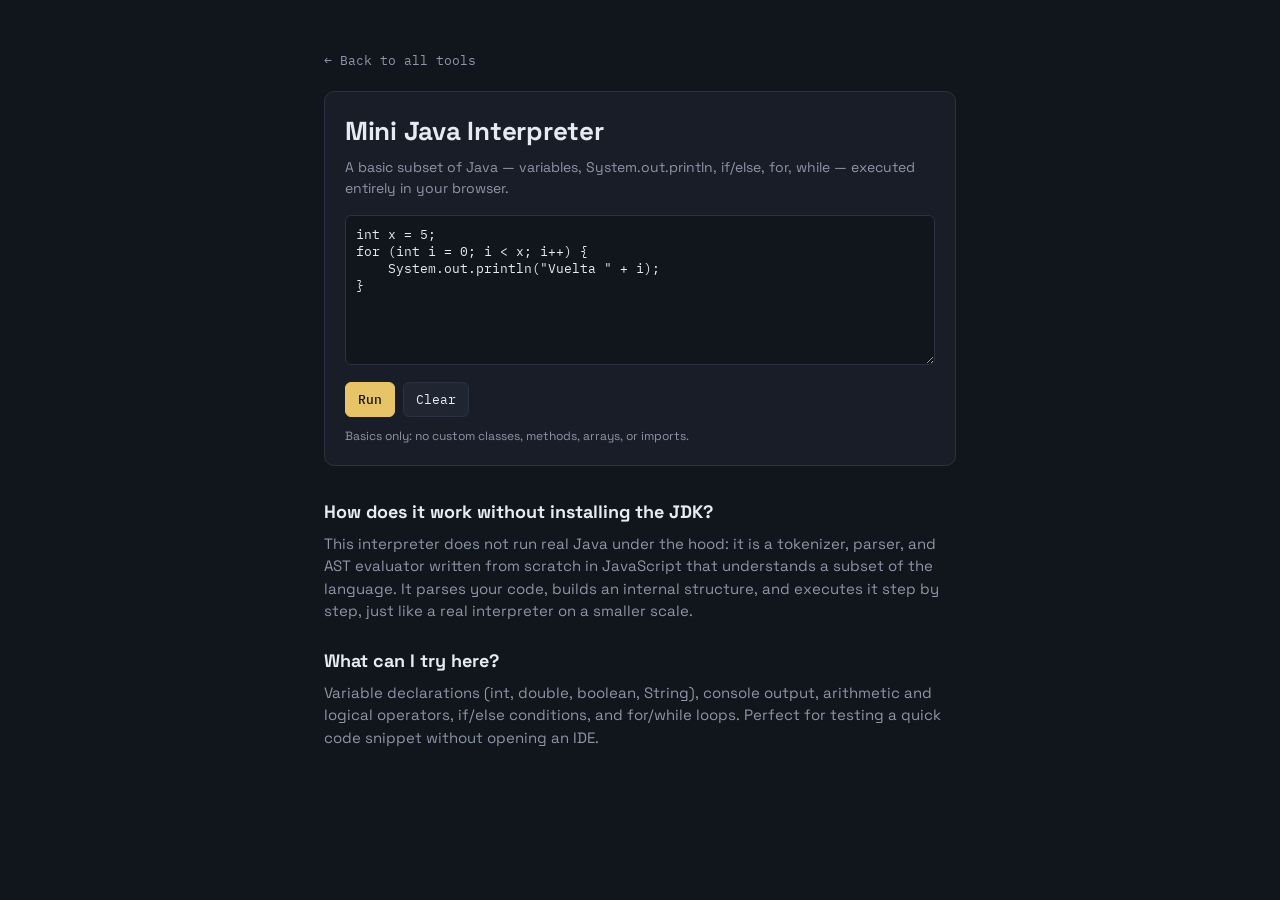
<file: java-interprete.html>
<!DOCTYPE html>
<html lang="es">
    <head>
        <meta charset="UTF-8">
        <script>document.documentElement.style.background="#11151c";try{if(localStorage.getItem("user_lang")==="en")document.documentElement.classList.add("i18n-loading")}catch(e){}</script>
        <script>
            (function() {
                let theme = 'dark';
                try {
                    if (localStorage.getItem('user_theme') === 'light') theme = 'light';
                } catch {}
                document.documentElement.setAttribute('data-theme', theme);
            })();
        </script>
        <meta name="viewport" content="width=device-width, initial-scale=1, viewport-fit=cover">
        <title data-i18n="title_java">Mini intérprete de Java online, sin instalar nada | print.dev</title>
        <meta name="description" content="Ejecuta un subconjunto básico de Java (variables, println, if/else, for, while) directamente en el navegador, sin instalar el JDK.">
        <link rel="preconnect" href="https://fonts.googleapis.com">
        <link rel="icon" href="img/favicon.svg" type="image/svg+xml">
        <link rel="preconnect" href="https://fonts.gstatic.com" crossorigin>
        <link href="https://fonts.googleapis.com/css2?family=Space+Grotesk:wght@500;700&family=IBM+Plex+Mono:wght@400;500&display=swap" rel="stylesheet">
        <link rel="stylesheet" href="css/styles.css">
        <script src="js/locales.js" defer></script>
        <script src="js/i18n.js" defer></script>

        <!-- Google tag (gtag.js) -->
        <script async src="https://www.googletagmanager.com/gtag/js?id=G-PK49GNTRRZ"></script>
        <script>
            window.dataLayer = window.dataLayer || [];
            function gtag(){dataLayer.push(arguments);}
            gtag('js', new Date());

            gtag('config', 'G-PK49GNTRRZ');
        </script>
    </head>

    <body class="tool-page">

        <main>
            <div class="wrap">
                <a class="back" href="index.html" data-i18n="back_to_tools">← Volver a todas las herramientas</a>

                <div class="card" style="view-transition-name:vt-java">
                    <h1 style="font-size:26px;margin-bottom:6px" data-i18n="tool_java_h1">Mini intérprete de Java</h1>
                    <p style="color:var(--text-dim);font-size:14px;margin-bottom:16px" data-i18n="tool_java_sub">Un subconjunto básico de Java — variables, System.out.println, if/else, for, while — ejecutado por completo en tu navegador.</p>
                    <textarea id="javaIn" style="min-height:150px">int x = 5;&#10;for (int i = 0; i &lt; x; i++) {&#10;    System.out.println("Vuelta " + i);&#10;}</textarea>
                    <div class="row">
                        <button class="btn primary" onclick="runJavaCode()" data-i18n="btn_run">Ejecutar</button>
                        <button class="btn" onclick="document.getElementById('javaIn').value='';document.getElementById('javaOut').textContent=''" data-i18n="btn_clear">Limpiar</button>
                    </div>
                    <div class="out" id="javaOut"></div>
                    <small data-i18n="tool_java_note">Solo lo básico: sin clases, métodos propios, arrays ni imports.</small>
                </div>

                <article>
                    <h2 data-i18n="java_faq1_q">¿Cómo funciona sin instalar el JDK?</h2>
                    <p data-i18n="java_faq1_a">Este intérprete no usa Java real por debajo: es un tokenizer, un parser y un evaluador escritos desde cero en JavaScript que entienden un subconjunto del lenguaje. Analiza tu código, lo convierte en una estructura interna y la ejecuta paso a paso, tal y como haría un intérprete de verdad, pero a menor escala.</p>
                    <h2 data-i18n="java_faq2_q">¿Qué puedo probar aquí?</h2>
                    <p data-i18n="java_faq2_a">Declaraciones de variables (int, double, boolean, String), impresión por consola, operadores aritméticos y lógicos, condicionales if/else, y bucles for y while. Es ideal para probar un fragmento rápido sin abrir un IDE.</p>
                </article>
            </div>
        </main>

        <script src="js/java-interprete.js"></script>
    </body>
</html>
</file>
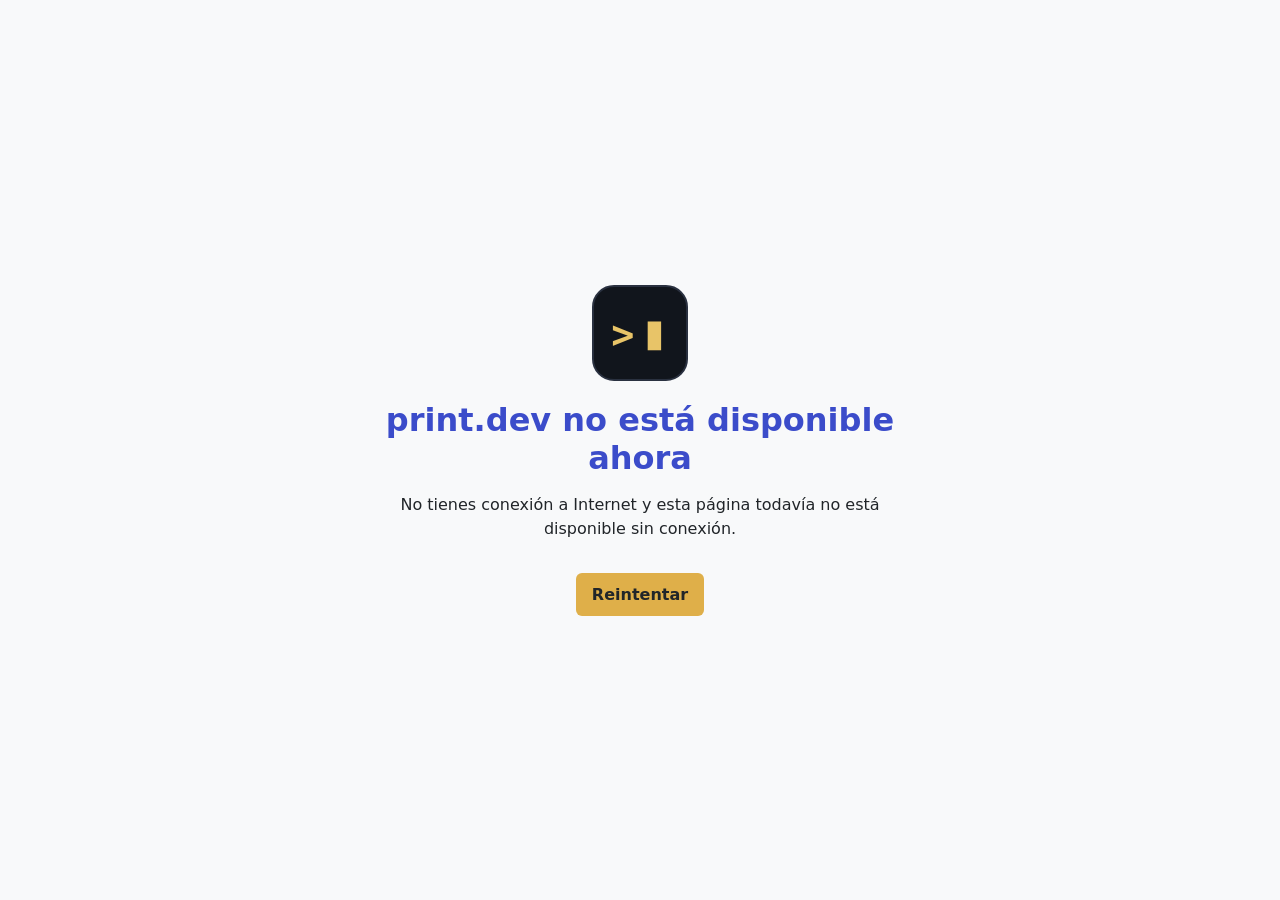
<file: offline.html>
<!doctype html>
<html lang="es">
<head>
    <meta charset="utf-8">
    <meta name="viewport" content="width=device-width, initial-scale=1">
    <meta name="theme-color" content="#dfaf49">
    <title>Sin conexión</title>
    <style>
        :root {
            color-scheme: light;
            font-family: system-ui, sans-serif;
        }

        body {
            align-items: center;
            background: #f8f9fa;
            color: #212529;
            display: flex;
            justify-content: center;
            margin: 0;
            min-height: 100vh;
            text-align: center;
        }

        main {
            max-width: 32rem;
            padding: 2rem;
        }

        img {
            height: 96px;
            margin-bottom: 1rem;
            width: 96px;
        }

        h1 {
            color: #3b4cca;
            margin: 0 0 1rem;
        }

        p {
            line-height: 1.5;
        }

        button {
            background: #dfaf49;
            border: 0;
            border-radius: 0.375rem;
            color: #212529;
            cursor: pointer;
            font: inherit;
            font-weight: 600;
            margin-top: 1rem;
            padding: 0.75rem 1rem;
        }
    </style>
</head>
<body>
    <main>
        <img src="img/favicon.svg" alt="icon">
        <h1>print.dev no está disponible ahora</h1>
        <p>No tienes conexión a Internet y esta página todavía no está disponible sin conexión.</p>
        <button type="button" onclick="location.reload()">Reintentar</button>
    </main>
</body>
</html>
</file>
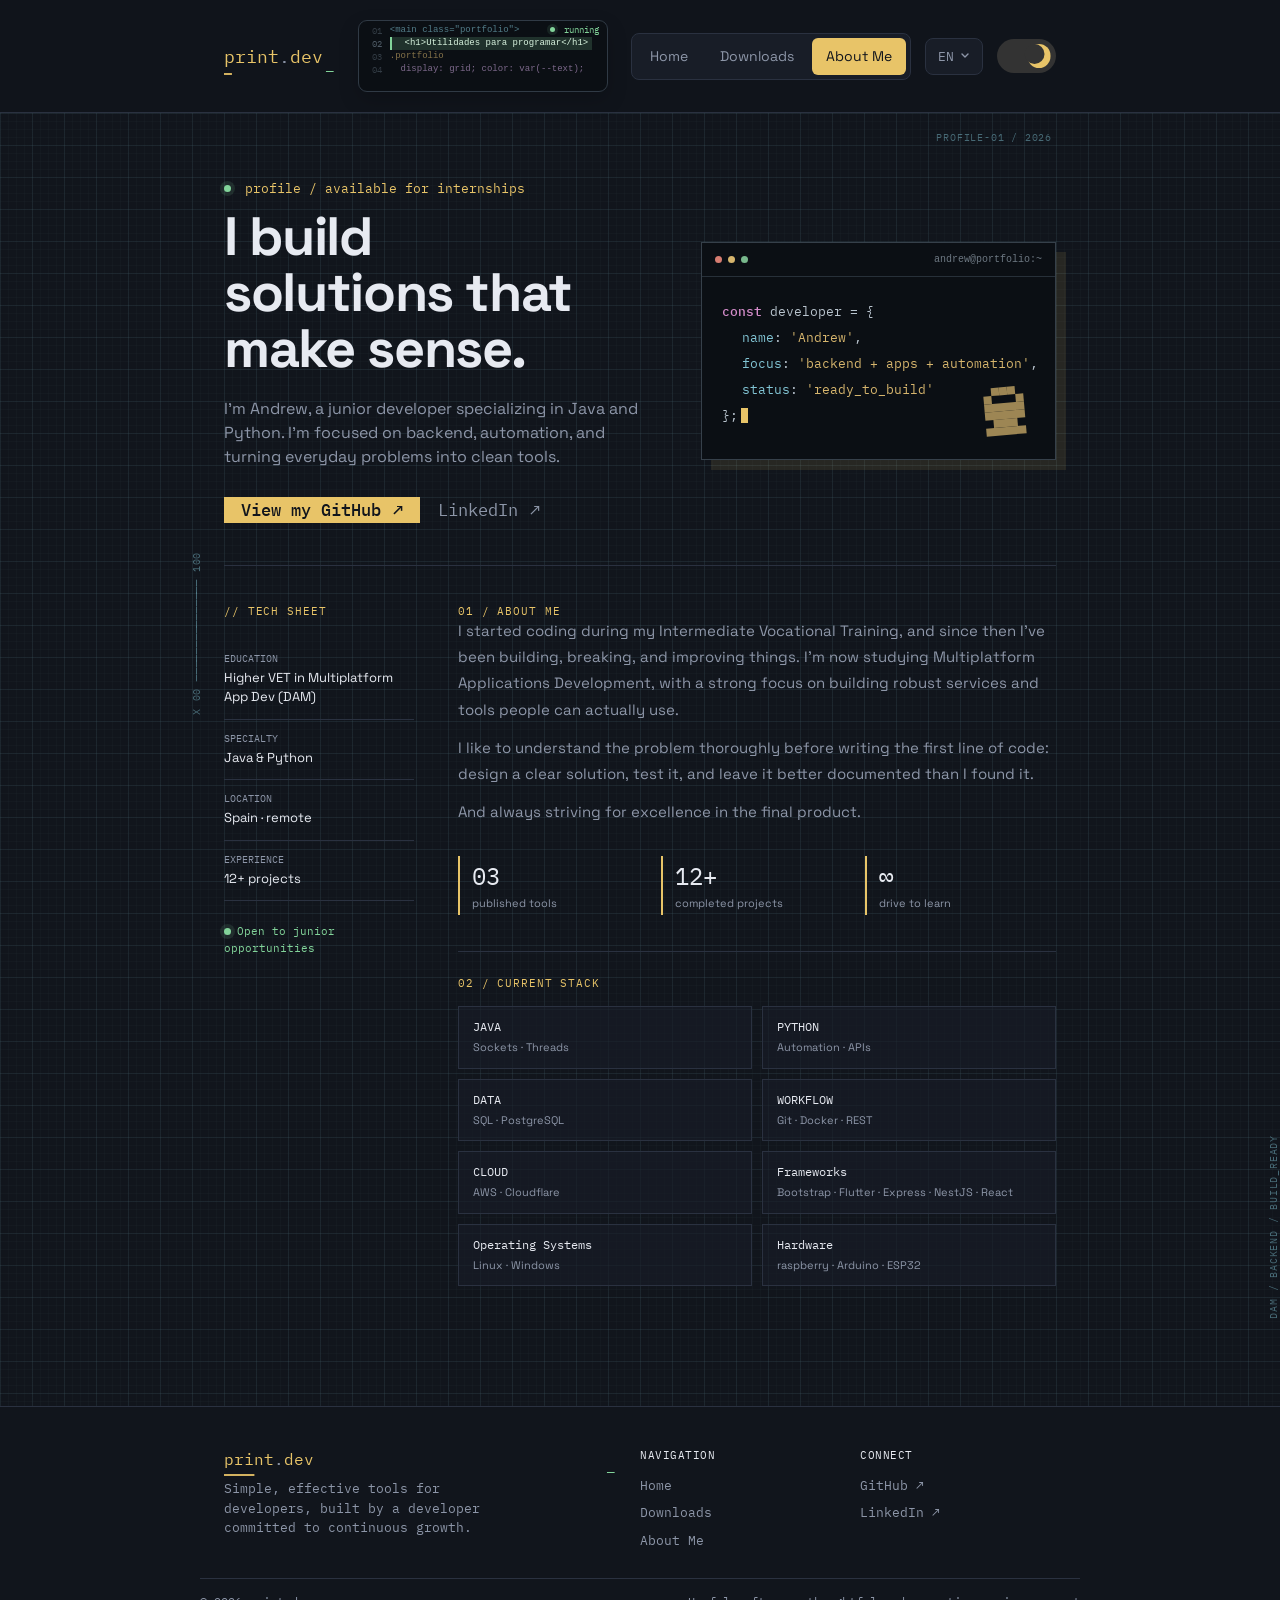
<file: sobremi.html>
<!DOCTYPE html>
<html lang="es">
    <head>
        <meta charset="UTF-8">
        <script>document.documentElement.style.background="#11151c";try{if(localStorage.getItem("user_lang")==="en")document.documentElement.classList.add("i18n-loading")}catch(e){}</script>
        <script>
            (function() {
                let theme = 'dark';
                try {
                    if (localStorage.getItem('user_theme') === 'light') theme = 'light';
                } catch {}
                document.documentElement.setAttribute('data-theme', theme);
            })();
        </script>
        <meta name="viewport" content="width=device-width, initial-scale=1, viewport-fit=cover">
        <title data-i18n="title_sobremi">Sobre mí | print.dev</title>
        <link rel="preconnect" href="https://fonts.googleapis.com">
        <link rel="icon" href="img/favicon.svg" type="image/svg+xml">
        <link rel="preconnect" href="https://fonts.gstatic.com" crossorigin>
        <link href="https://fonts.googleapis.com/css2?family=Space+Grotesk:wght@500;700&family=IBM+Plex+Mono:wght@400;500&display=swap" rel="stylesheet">
        <link rel="stylesheet" href="css/styles.css">
        <script src="js/locales.js" defer></script>
        <script src="js/i18n.js" defer></script>
        <script src="js/theme.js" defer></script>
        <script src="js/fast-navigation.js" defer></script>
        <script src="js/downloads.js" defer></script>

        <!-- Google tag (gtag.js) -->
        <script async src="https://www.googletagmanager.com/gtag/js?id=G-PK49GNTRRZ"></script>
        <script>
            window.dataLayer = window.dataLayer || [];
            function gtag(){dataLayer.push(arguments);}
            gtag('js', new Date());

            gtag('config', 'G-PK49GNTRRZ');
        </script>
    </head>
    <body>

        <header>
            <div class="wrap">
                <a class="brand" href="index.html">print<span>.</span>dev</a>
                <div class="runtime-panel" aria-label="Código del portfolio ejecutándose en el navegador">
                    <div class="runtime-code" id="runtimeCode" aria-live="polite"><span class="runtime-inline-status"><b></b> running</span></div>
                </div>
                <div class="header-controls">
                    <nav>
                        <a class="tab-btn nav-link" href="index.html" data-i18n="nav_inicio">Inicio</a>
                        <a class="tab-btn nav-link" href="descargas.html" data-i18n="nav_descargas">Descargas</a>
                        <a class="tab-btn nav-link active" href="sobremi.html" data-i18n="nav_sobremi">Sobre mí</a>
                    </nav>
                    <div class="lang-select" id="langSelect">
                        <button class="lang-btn" id="langBtn" type="button" aria-haspopup="true" aria-expanded="false">
                            <span class="mono">ES</span>
                            <svg class="chev" width="10" height="10" viewBox="0 0 10 10" aria-hidden="true"><path d="M2 3l3 3 3-3" stroke="currentColor" stroke-width="1.4" fill="none" stroke-linecap="round" stroke-linejoin="round"/></svg>
                        </button>
                        <div class="lang-menu" id="langMenu" role="menu">
                            <button class="lang-opt active" type="button" data-lang="es" role="menuitem" data-i18n="lang_es">Español</button>
                            <button class="lang-opt" type="button" data-lang="en" role="menuitem" data-i18n="lang_en">English</button>
                        </div>
                    </div>
                    <label id="theme-toggle" class="switch" title="Cambiar tema" data-i18n-title="theme_toggle_title">
                        <input type="checkbox" aria-label="Cambiar tema" checked>
                        <span class="slider">
                            <span class="circle">
                                <span class="shine shine-1"></span>
                                <span class="shine shine-2"></span>
                                <span class="shine shine-3"></span>
                                <span class="shine shine-4"></span>
                                <span class="shine shine-5"></span>
                                <span class="shine shine-6"></span>
                                <span class="shine shine-7"></span>
                                <span class="shine shine-8"></span>
                                <span class="moon"></span>
                            </span>
                        </span>
                    </label>
                </div>
            </div>
        </header>

        <main>
        <div class="wrap">
            <section id="sobremi" class="active">
                <div class="blueprint-notes" aria-hidden="true">
                    <span class="blueprint-id">PROFILE-01 / 2026</span>
                    <span class="blueprint-axis">x 00 ─────────────── 100</span>
                    <span class="blueprint-build">DAM / BACKEND / BUILD_READY</span>
                </div>
                <div class="about-intro">
                    <div class="about-copy">
                        <div class="kicker"><span class="status-dot"></span> <span data-i18n="about_kicker">perfil / disponible para prácticas</span></div>
                        <h1 data-i18n="about_h1">Construyo soluciones con sentido, seriedad y responsavilidad.</h1>
                        <p class="lede" data-i18n="about_lede">Soy Andrew, desarrollador junior especializado en Java y Python. Pero tambien soy full stack developer.</p>
                        <div class="about-actions">
                            <a class="primary-action" href="https://github.com/Rccrawler" target="_blank" rel="noopener"><span data-i18n="about_btn_github">Ver mi GitHub</span> <span>↗</span></a>
                            <a class="text-action" href="https://www.linkedin.com/in/andrew-es" target="_blank" rel="noopener"><span data-i18n="about_btn_linkedin">LinkedIn</span> <span>↗</span></a>
                        </div>
                    </div>

                    <div class="profile-terminal" aria-label="Presentación de Andrew en formato terminal">
                        <div class="terminal-topbar"><span></span><span></span><span></span><code>andrew@portfolio:~</code></div>
                        <div class="terminal-body">
                            <p><b>const</b> developer = {</p>
                            <p class="indent"><i>name</i>: <em>'Andrew'</em>,</p>
                            <p class="indent"><i>focus</i>: <em>'backend + apps + automation'</em>,</p>
                            <p class="indent"><i>status</i>: <em>'ready_to_build'</em></p>
                            <p>};<span class="terminal-cursor"></span></p>
                        </div>
                        <div class="pixel-avatar" aria-hidden="true"><span></span><span></span><span></span><span></span><span></span><span></span><span></span><span></span><span></span></div>
                    </div>
                </div>

                <div class="about-layout">
                    <aside class="about-sidebar">
                        <div class="side-label" data-i18n="sidebar_label">// ficha técnica</div>
                        <dl class="profile-facts">
                            <div><dt data-i18n="fact_education_dt">formación</dt><dd data-i18n="fact_education_dd">Grado Superior DAM</dd></div>
                            <div><dt data-i18n="fact_specialty_dt">especialidad</dt><dd data-i18n="fact_specialty_dd">Java & Python</dd></div>
                            <div><dt data-i18n="fact_location_dt">ubicación</dt><dd data-i18n="fact_location_dd">España · remoto</dd></div>
                            <div><dt data-i18n="fact_experience_dt">experiencia</dt><dd data-i18n="fact_experience_dd">12+ proyectos</dd></div>
                        </dl>
                        <div class="availability"><span class="status-dot"></span><span data-i18n="about_availability">Abierto a oportunidades <br> &nbsp;&nbsp; laborales</span></div>
                    </aside>

                    <div class="about-content">
                        <div class="content-label" data-i18n="section_01_label">01 / sobre mí</div>
                        <p data-i18n="about_p1">Empecé a programar durante el Grado Medio y desde entonces he seguido construyendo, mejorando cosas. Especializado en Desarrollo de Aplicaciones Multiplataforma, con especial interés en crear servicios robustos y herramientas que la gente pueda usar de verdad.</p>
                        <p data-i18n="about_p2">Me gusta entender bien el problema antes de escribir la primera línea de código: diseñar una solución clara, probarla y dejarla mejor documentada de lo que la encontré.</p>
                        <p data-i18n="about_p3">Y buscando siempre la escelencia en el producto final.</p>

                        <div class="about-stats">
                            <div><strong>03</strong><span data-i18n="stat_tools_label">herramientas publicadas</span></div>
                            <div><strong>12+</strong><span data-i18n="stat_projects_label">proyectos completados</span></div>
                            <div><strong>∞</strong><span data-i18n="stat_desire_label">ganas de segir superandome</span></div>
                        </div>

                        <div class="content-label tech-label" data-i18n="section_02_label">02 / stack actual</div>
                        <div class="stack-grid">
                            <span><b>JAVA</b><small>Sockets · Threads</small></span>
                            <span><b>PYTHON</b><small data-i18n="stack_python_sub">Automatización · APIs</small></span>
                            <span><b data-i18n="stack_data_label">DATOS</b><small>SQL · PostgreSQL</small></span>
                            <span><b>WORKFLOW</b><small>Git · Docker · REST</small></span>
                            <span><b>CLOUD</b><small>AWS · Cloudflare</small></span>
                            <span><b>Frameworks</b><small>Bootstrap · Flutter · Express · NestJS · React</small></span>
                            <span><b>Operating Systems</b><small>Linux · Windows</small></span>
                            <span><b>Hardware</b><small>raspberry · Arduino · ESP32</small></span>
                        </div>
                    </div>
                </div>
            </section>
        </div>
        </main>

        <footer>
            <div class="wrap footer-grid">
                <div>
                    <div class="brand" style="font-size:16px">print<span>.</span>dev</div>
                    <p class="foot-tag" data-i18n="footer_tag">Herramientas para programar de forma más sencilla y eficiente, creadas por un desarrollador en constante evolución.</p>
                </div>
                <div class="foot-links">
                    <span class="foot-h" data-i18n="footer_nav_heading">Navegación</span>
                    <a href="index.html" class="nav-link" data-i18n="nav_inicio">Inicio</a>
                    <a href="descargas.html" class="nav-link" data-i18n="nav_descargas">Descargas</a>
                    <a href="sobremi.html" class="nav-link" data-i18n="nav_sobremi">Sobre mí</a>
                </div>
                <div class="foot-links">
                    <span class="foot-h" data-i18n="footer_connect_heading">Conecta</span>
                    <a href="https://github.com/Rccrawler" target="_blank" rel="noopener">GitHub ↗</a>
                    <a href="https://www.linkedin.com/in/andrew-es" target="_blank" rel="noopener">LinkedIn ↗</a>
                </div>
            </div>
            <div class="wrap foot-bottom">
                <span>© 2026 print.dev</span>
                <span data-i18n="footer_bottom_note">Software útil, código cuidado y mejora constante</span>
            </div>
        </footer>

        <script src="js/index.js"></script>
    </body>
</html>
</file>
<file: css/styles.css>
/* ==========================================================================
   1. VARIABLES GLOBALES Y CONFIGURACIÓN BASE
   ========================================================================== */
:root {
  --bg: #11151c;
  --surface: #181d27;
  --surface2: #1f2531;
  --text: #e7eaf1;
  --text-dim: #8d96a8;
  --border: #2a3140;
  --accent: #e8c468;
  --accent-dim: #5a5030;
  --mono: 'IBM Plex Mono', ui-monospace, monospace;
  --sans: 'Space Grotesk', system-ui, sans-serif;

  box-sizing: border-box;
  padding-top: env(safe-area-inset-top, 0px);
  padding-bottom: env(safe-area-inset-bottom, 0px);
}

/* ==========================================================================
  MODO CLARO (LIGHT MODE) — TODO LO QUE ESTÉ DENTRO DE ESTE BLOQUE SE APLICA
   ========================================================================== */
[data-theme="light"] {
  /* =========================================================
     VARIABLES
     ========================================================= */

  --bg: #ffffff;
  --surface: #f3f4f6;
  --surface2: #e8eaed;

  --text: #16181d;
  --text-dim: #565d6b;

  --border: #b0b9c5;

  --accent: #c09c41;
  --accent-dim: #e6d3ab;


  /* =========================================================
     COLORES AUXILIARES
     ========================================================= */

  /* Verde */
  --green: #1f9d5c;
  --green-dark: #0f5c34;
  --green-soft: rgba(31, 157, 92, 0.12);
  --green-glow: rgba(31, 157, 92, 0.15);

  /* Sintaxis */
  --syntax-tag: #1f7d91;
  --syntax-selector: #96721c;
  --syntax-property: #7a4f96;
  --syntax-keyword: #a8348c;

  /* Otros */
  --error: #c0392b;
  --button-text: #20170a;


  /* =========================================================
     HEADER / NAVEGACIÓN
     ========================================================= */

  & header {
    background: rgba(255, 255, 255, 0.82);
  }

  & .brand::after {
    color: var(--green);
  }

  & .lang-menu {
    box-shadow: 0 14px 30px rgba(0, 0, 0, 0.12);
  }

  & nav .active,
  & .primary-action,
  & .links a.primary,
  & button.btn.primary {
    color: var(--button-text);
  }

  & .slider {
    background-color: #e0e0e0;
  }


  /* =========================================================
     RUNTIME
     ========================================================= */

  & .runtime-panel {
    background: var(--surface);
    border-color: var(--border);
    box-shadow: 0 8px 20px rgba(0, 0, 0, 0.08);
  }

  & .runtime-head {
    border-bottom-color: var(--border);
    color: var(--text-dim);
  }

  & .runtime-status,
  & .runtime-inline-status {
    color: var(--green);
  }

  & .runtime-status b,
  & .runtime-inline-status b {
    background: var(--green);
    box-shadow: 0 0 0 3px var(--green-glow);
  }

  & .runtime-code {
    color: var(--text);
  }

  & .runtime-inline-status {
    background: var(--surface);
  }

  & .runtime-line > b {
    color: #b0b6bf;
  }

  & .runtime-line.is-running code {
    background: var(--green-soft);
    color: var(--green-dark);
    box-shadow: inset 2px 0 var(--green);
  }


  /* =========================================================
     SINTAXIS
     ========================================================= */

  & .syntax-tag {
    color: var(--syntax-tag);
  }

  & .syntax-selector {
    color: var(--syntax-selector);
  }

  & .syntax-property {
    color: var(--syntax-property);
  }

  & .syntax-keyword {
    color: var(--syntax-keyword);
  }

  & .syntax-method {
    color: var(--green);
  }

  & .syntax-plain {
    color: var(--text-dim);
  }


  /* =========================================================
     ERRORES
     ========================================================= */

  & .err {
    color: var(--error);
  }


  /* =========================================================
     INICIO / HERO
     ========================================================= */

  & .starfield {
    background: radial-gradient(ellipse at bottom, rgba(5, 6, 7, 0.1), transparent 70%);
  }

  & #stars,
  & #stars2,
  & #stars3 {
    filter: grayscale(1) brightness(0.15);
  }

  & #inicio h1,
  & #inicio p,
  & #inicio .hero-text,
  & #inicio .lede {
    -webkit-text-stroke: 0;
  }

  & .cursor {
    box-shadow: 0 0 12px rgba(166, 124, 30, 0.4);
  }


  /* Código flotante */

  & .code-fragment {
    background: rgba(224, 224, 224, 0.92);
    color: rgba(58, 64, 72, 0.85);
    border-left-color: rgba(31, 157, 92, 0.45);
    box-shadow: 0 3px 12px rgba(0, 0, 0, 0.06);
  }

  & .code-keyword {
    color: rgba(168, 52, 140, 0.9);
  }

  & .code-class {
    color: rgba(31, 125, 145, 0.9);
  }

  & .code-method {
    color: var(--accent);
  }

  & .code-property {
    color: rgba(31, 125, 145, 0.8);
  }

  & .code-string {
    color: rgba(31, 157, 92, 0.85);
  }

  & .code-number {
    color: rgba(184, 80, 58, 0.9);
  }


  /* =========================================================
     DESCARGAS
     ========================================================= */

  & .stack-grid span {
    background: rgba(255, 255, 255, 0.75);
  }


  /* =========================================================
     SOBRE MÍ
     ========================================================= */

  & .status-dot {
    background: var(--green);
    box-shadow: 0 0 0 4px var(--green-glow);
  }

  & .availability {
    color: var(--green);
  }

  & .profile-terminal {
    background: var(--surface);
    border-color: var(--border);
    box-shadow: 10px 10px 0 rgba(166, 124, 30, 0.16);
  }

  & .terminal-topbar {
    border-bottom-color: var(--border);
    color: var(--text-dim);
  }

  & .terminal-body {
    color: var(--text);
  }

  & .terminal-body b {
    color: var(--syntax-keyword);
  }

  & .terminal-body i {
    color: var(--syntax-tag);
  }

  & .terminal-body em {
    color: var(--syntax-selector);
  }

  #sobremi::before {
    background-image:
      linear-gradient(rgba(56, 111, 123, 0.075) 1px, transparent 1px),
      linear-gradient(90deg, rgba(56, 111, 123, 0.075) 1px, transparent 1px),
      linear-gradient(rgba(56, 111, 123, 0.075) 1px, transparent 1px),
      linear-gradient(90deg, rgba(56, 111, 123, 0.075) 1px, transparent 1px);
    background-size: 32px 32px, 32px 32px, 8px 8px, 8px 8px;
  }

  .blueprint-notes {
    color: rgba(43, 105, 126, 0.82);
  }

  .side-label, .content-label, .content-label tech-label {
    color: #92701a;
  }

  .pixel-avatar span {
    display: block;
    background: #c09427;
  }


  & .ticker,
  & .kicker,
  & .card-link .k,
  & .tag {
    color: #92701a;
    border-color: currentColor;
  }

  & .item a.dl {
    color: #92701a;
    border-color: currentColor;
  }



}

/* Animación nativa de transición de página (Chrome/Edge) */
@view-transition {
  navigation: auto;
}

::view-transition-group(vt-json),
::view-transition-group(vt-b64),
::view-transition-group(vt-java),
::view-transition-group(vt-python) {
  animation-duration: 900ms;
  animation-timing-function: cubic-bezier(0.22, 0.68, 0.2, 1);
}

@keyframes tool-page-enter {
  from {
    opacity: 0;
    filter: blur(3px);
    transform: translateY(12px) scale(0.99);
  }

  to {
    opacity: 1;
    filter: blur(0);
    transform: translateY(0) scale(1);
  }
}

@keyframes tool-page-exit {
  to {
    opacity: 0;
    filter: blur(2px);
    transform: translateY(-8px) scale(0.995);
  }
}

body.tool-navigation-leaving {
  animation: tool-page-exit 280ms cubic-bezier(0.4, 0, 1, 1) both;
  pointer-events: none;
}

@media (prefers-reduced-motion: reduce) {
  .tool-page main .wrap,
  body.tool-navigation-leaving,
  ::view-transition-group(vt-json),
  ::view-transition-group(vt-b64),
  ::view-transition-group(vt-java),
  ::view-transition-group(vt-python) {
    animation-duration: 1ms;
  }
}

*,
*::before,
*::after {
  box-sizing: inherit;
  margin: 0;
  padding: 0;
}

html {
  scroll-padding-top: env(safe-area-inset-top, 0px);
}

/* Anti-FOUC: oculta el html mientras i18n carga las traducciones.
   La clase 'i18n-loading' la pone un inline-script en el <head> y la quita i18n.js
   una vez aplicadas las traducciones. Así el texto nunca parpadea entre idiomas. */
html.i18n-loading {
  opacity: 1;
}

html.i18n-loading body {
  visibility: hidden;
}

html {
  transition: none;
}

body {
  background: var(--bg);
  color: var(--text);
  font-family: var(--sans);
  line-height: 1.5;
  min-height: 100vh;
  min-height: 100dvh;
  overflow-x: hidden;
}

a {
  color: inherit;
}

.wrap {
  max-width: 880px;
  margin: 0 auto;
  padding: 0 24px;
}

/* ==========================================================================
   2. HEADER Y NAVEGACIÓN
   ========================================================================== */
header {
  border-bottom: 1px solid var(--border);
  padding: 20px 0;
  position: sticky;
  top: env(safe-area-inset-top, 0px);
  background: rgba(17, 21, 28, 0.92);
  backdrop-filter: blur(6px);
  z-index: 10;
}

header .wrap {
  display: flex;
  align-items: center;
  justify-content: space-between;
  flex-wrap: wrap;
  gap: 12px;
}

.header-controls {
  display: flex;
  align-items: center;
  gap: 14px;
  flex-wrap: wrap;
}

/* LOGO / BRANDING CON ANIMACIÓN DE COMPILACIÓN */
.brand {
  position: relative;
  font-family: var(--mono);
  font-size: 18px;
  color: var(--accent);
  text-decoration: none;
  padding-right: 12px;
}

.brand span {
  color: var(--text-dim);
}

.brand::before {
  content: '';
  position: absolute;
  left: 0;
  right: 12px;
  bottom: -5px;
  height: 2px;
  background: var(--accent);
  transform: scaleX(0.08);
  transform-origin: left;
  opacity: 0.9;
  animation: brandCompile 2.6s ease-in-out 1;
}

.brand::after {
  content: '_';
  position: absolute;
  right: 0;
  bottom: -3px;
  color: #82d49a;
  font: 16px var(--mono);
  animation: brandCursor 1s step-end 1;
}

@keyframes brandCompile {
  0%, 12% { transform: scaleX(0.08); opacity: 0.25; }
  52% { transform: scaleX(1); opacity: 1; }
  70%, 100% { transform: scaleX(0.08); opacity: 0.25; }
}

@keyframes brandCursor {
  50% { opacity: 0; }
}

/* MENÚ DE NAVEGACIÓN PRINCIPAL */
nav {
  display: flex;
  gap: 4px;
  background: var(--surface);
  border: 1px solid var(--border);
  border-radius: 8px;
  padding: 4px;
}

nav a,
nav button {
  font-family: var(--sans);
  font-size: 14px;
  color: var(--text-dim);
  background: none;
  border: none;
  padding: 8px 14px;
  border-radius: 6px;
  cursor: pointer;
  text-decoration: none;
}

nav .active {
  color: var(--bg);
  background: var(--accent);
}

nav a:not(.active):hover,
nav button:not(.active):hover {
  color: var(--text);
}

/* SELECTOR DE IDIOMA */
.lang-select {
  position: relative;
}

.lang-btn {
  display: flex;
  align-items: center;
  gap: 6px;
  font-family: var(--mono);
  font-size: 13px;
  color: var(--text-dim);
  background: var(--surface);
  border: 1px solid var(--border);
  padding: 9px 12px;
  border-radius: 8px;
  cursor: pointer;
}

.lang-btn:hover {
  color: var(--text);
  border-color: var(--accent-dim);
}

.lang-btn .chev {
  transition: transform 0.15s;
}

.lang-select.open .lang-btn {
  color: var(--text);
  border-color: var(--accent);
}

.lang-select.open .lang-btn .chev {
  transform: rotate(180deg);
}

.lang-menu {
  position: absolute;
  top: calc(100% + 8px);
  right: 0;
  min-width: 150px;
  background: var(--surface);
  border: 1px solid var(--border);
  border-radius: 10px;
  padding: 6px;
  box-shadow: 0 14px 30px rgba(0, 0, 0, 0.5);
  opacity: 0;
  visibility: hidden;
  transform: translateY(-6px);
  transition: opacity 0.15s, transform 0.15s;
  z-index: 20;
}

.lang-select.open .lang-menu {
  opacity: 1;
  visibility: visible;
  transform: translateY(0);
}

.lang-opt {
  display: flex;
  align-items: center;
  justify-content: space-between;
  width: 100%;
  font-family: var(--mono);
  font-size: 13px;
  color: var(--text-dim);
  background: none;
  border: none;
  padding: 9px 10px;
  border-radius: 6px;
  cursor: pointer;
  text-align: left;
}

.lang-opt:hover {
  background: var(--surface2);
  color: var(--text);
}

.lang-opt.active {
  color: var(--accent);
}

.lang-opt.active::after {
  content: '✓';
  font-size: 12px;
}

/* INTERRUPTOR DE TEMA (SWITCH) */
.switch {
  font-size: 17px;
  position: relative;
  display: inline-block;
  width: 3.5em;
  height: 2em;
  flex: 0 0 auto;
}

.switch input {
  opacity: 0;
  width: 0;
  height: 0;
}

.slider {
  position: absolute;
  inset: 0;
  cursor: pointer;
  background-color: #333;
  transition: 0.4s;
  border-radius: 30px;
  overflow: hidden;
}

.switch input:focus-visible + .slider {
  outline: 2px solid var(--accent);
  outline-offset: 3px;
}

.circle {
  position: absolute;
  height: 1.4em;
  width: 1.4em;
  border-radius: 20px;
  left: 0.3em;
  bottom: 0.3em;
  background-color: var(--accent);
  transition: 0.4s;
}

.switch input:checked + .slider .circle {
  transform: rotate(0deg) translateX(1.5em);
}

.switch input:checked + .slider .circle .shine {
  transform: translate(0, 0);
}

.switch input:checked + .slider .circle .moon {
  left: -10%;
  opacity: 1;
  transform: translateY(-60%);
}

.moon {
  position: absolute;
  left: -100%;
  top: 50%;
  opacity: 0;
  background-color: #333;
  width: 1.25rem;
  height: 1.25rem;
  border-radius: 99999px;
  transform: translateY(-50%);
  transition: all 0.4s;
}

.shine {
  display: block;
  position: absolute;
  top: 50%;
  left: 50%;
  width: 0.25rem;
  height: 0.25rem;
  background-color: var(--accent);
  border-radius: 1rem;
  transition: all 0.4s;
}

.shine-1 { transform: translate(-50%, -375%); }
.shine-2 { transform: translate(175%, -275%); }
.shine-3 { transform: translate(275%, -50%); }
.shine-4 { transform: translate(175%, 175%); }
.shine-5 { transform: translate(-50%, 275%); }
.shine-6 { transform: translate(-275%, 175%); }
.shine-7 { transform: translate(-375%, -50%); }
.shine-8 { transform: translate(-275%, -275%); }

/* PANEL RUNTIME EN EL HEADER */
.runtime-panel {
  width: 250px;
  min-height: 70px;
  background: #0b0f14;
  border: 1px solid #303a45;
  border-radius: 9px;
  overflow: hidden;
  box-shadow: 0 8px 20px rgba(0, 0, 0, 0.18);
  font-family: var(--mono);
  flex: 0 1 250px;
  max-width: 250px;
}

.runtime-head {
  height: 25px;
  display: flex;
  align-items: center;
  gap: 8px;
  padding: 0 10px;
  border-bottom: 1px solid #273039;
  color: #687580;
  font-size: 9px;
}

.runtime-lights {
  display: flex;
  gap: 4px;
}

.runtime-lights i {
  display: block;
  width: 6px;
  height: 6px;
  border-radius: 50%;
  background: #d67d71;
}

.runtime-lights i:nth-child(2) { background: #d6b56d; }
.runtime-lights i:nth-child(3) { background: #78b88c; }

.runtime-title { white-space: nowrap; }

.runtime-status {
  margin-left: auto;
  color: #82d49a;
  font-size: 9px;
}

.runtime-status b,
.runtime-inline-status b {
  display: inline-block;
  width: 5px;
  height: 5px;
  background: #82d49a;
  border-radius: 50%;
  margin: 0 4px 1px 0;
  box-shadow: 0 0 0 3px rgba(130, 212, 154, 0.1);
}

.runtime-code {
  position: relative;
  height: 70px;
  padding: 3px 8px 7px;
  overflow: hidden;
  font: 9px/1.45 var(--mono);
  color: #b9c4ce;
}

.runtime-inline-status {
  position: absolute;
  top: 3px;
  right: 8px;
  color: #82d49a;
  font: 9px var(--mono);
  background: #0b0f14;
  padding-left: 4px;
}

.runtime-line {
  display: flex;
  gap: 8px;
  white-space: pre;
  opacity: 0.6;
  transition: opacity 0.15s;
}

.runtime-line > b {
  width: 15px;
  text-align: right;
  color: #4e5a65;
  font-weight: 400;
}

.runtime-line.is-running {
  opacity: 1;
}

.runtime-line.is-running code {
  background: rgba(130, 212, 154, 0.18);
  color: #d9f4df;
  box-shadow: inset 2px 0 #82d49a;
  padding: 0 4px;
}

/* SINTAXIS DE CÓDIGO */
.syntax-tag { color: #82c5d5; }
.syntax-selector { color: #d6b56d; }
.syntax-property { color: #c9a5db; }
.syntax-keyword { color: #d58dcb; }
.syntax-method { color: #82d49a; }
.syntax-plain { color: #b9c4ce; }

/* ==========================================================================
   3. ESTRUCTURA Y COMPONENTES PRINCIPALES
   ========================================================================== */
main {
  padding: 48px 0 80px;
}

section {
  display: none;
}

section.active {
  display: block;
}

.kicker {
  font-family: var(--mono);
  font-size: 13px;
  color: var(--accent);
  margin-bottom: 10px;
}

h1 {
  font-size: clamp(28px, 5vw, 40px);
  font-weight: 700;
  letter-spacing: -0.01em;
  max-width: 18ch;
}

.lede {
  color: var(--text-dim);
  margin-top: 16px;
  max-width: 56ch;
  font-size: 16px;
}

/* BUSCADOR */
.search {
  margin-top: 28px;
  position: relative;
  max-width: 420px;
}

.search input {
  width: 100%;
  font-family: var(--mono);
  font-size: 14px;
  background: var(--surface);
  border: 1px solid var(--border);
  color: var(--text);
  padding: 12px 14px 12px 34px;
  border-radius: 8px;
}

.search input:focus {
  outline: none;
  border-color: var(--accent);
}

.search::before {
  content: '⌕';
  position: absolute;
  left: 12px;
  top: 50%;
  transform: translateY(-50%);
  color: var(--text-dim);
  font-size: 16px;
}

.empty-msg {
  display: none;
  color: var(--text-dim);
  font-family: var(--mono);
  font-size: 13px;
  margin-top: 36px;
}

/* GRILLAS Y TARJETAS (CARDS) */
.grid {
  display: grid;
  grid-template-columns: repeat(auto-fit, minmax(240px, 1fr));
  gap: 16px;
  margin-top: 36px;
}

.grid .card-link.hide {
  display: none;
}

.card-link {
  display: block;
  background: var(--surface);
  border: 1px solid var(--border);
  border-radius: 10px;
  padding: 20px;
  text-decoration: none;
  transition: border-color 0.15s, transform 0.15s;
}

.card-link:hover {
  border-color: var(--accent);
  transform: translateY(-2px);
}

.card-link .k {
  font-family: var(--mono);
  font-size: 11px;
  color: var(--accent);
  border: 1px solid var(--accent-dim);
  padding: 2px 8px;
  border-radius: 20px;
  display: inline-block;
  margin-bottom: 12px;
}

.card-link h3 {
  font-size: 16px;
  margin-bottom: 6px;
}

.card-link p {
  color: var(--text-dim);
  font-size: 14px;
}

.card {
  background: var(--surface);
  border: 1px solid var(--border);
  border-radius: 10px;
  padding: 20px;
}

.card textarea {
  width: 100%;
  background: var(--bg);
  border: 1px solid var(--border);
  border-radius: 6px;
  color: var(--text);
  font-family: var(--mono);
  font-size: 13px;
  padding: 10px;
  resize: vertical;
  min-height: 80px;
}

.card .row {
  display: flex;
  gap: 8px;
  margin-top: 10px;
  flex-wrap: wrap;
}

.card small {
  display: block;
  color: var(--text-dim);
  margin-top: 8px;
  font-size: 12px;
}

/* BOTONES */
button.btn {
  font-family: var(--mono);
  font-size: 13px;
  background: var(--surface2);
  border: 1px solid var(--border);
  color: var(--text);
  padding: 8px 12px;
  border-radius: 6px;
  cursor: pointer;
}

button.btn:hover {
  border-color: var(--accent);
}

button.btn.primary {
  background: var(--accent);
  color: var(--bg);
  border-color: var(--accent);
  font-weight: 500;
}

.out {
  margin-top: 10px;
  font-family: var(--mono);
  font-size: 12px;
  color: var(--accent);
  word-break: break-all;
  white-space: pre-wrap;
}

.err {
  color: #e88a8a;
}

/* PÁGINAS DE HERRAMIENTAS */
.tool-page main .wrap {
  max-width: 680px;
  animation: tool-page-enter 900ms cubic-bezier(0.22, 0.68, 0.2, 1) both;
}

.back {
  font-family: var(--mono);
  font-size: 13px;
  color: var(--text-dim);
  text-decoration: none;
  display: inline-block;
  margin-bottom: 20px;
}

.back:hover {
  color: var(--accent);
}

.tool-page article {
  margin-top: 32px;
  color: var(--text-dim);
  font-size: 15px;
}

.tool-page article h2 {
  color: var(--text);
  font-size: 18px;
  margin: 24px 0 8px;
}

.tool-page article p {
  margin-bottom: 12px;
}

/* ==========================================================================
   4. SECCIÓN INICIO Y EFECTOS AMBIENTALES
   ========================================================================== */
#inicio {
  position: relative;
  isolation: isolate;
}

#inicio > :not(.starfield):not(.code-atmosphere) {
  position: relative;
  z-index: 1;
}

#inicio h1,
#inicio p,
#inicio .hero-text,
#inicio .lede {
  -webkit-text-stroke: 6px var(--bg);
  paint-order: stroke fill;
}

/* CAMPO DE ESTRELLAS (STARFIELD) */
.starfield {
  position: absolute;
  top: -48px;
  left: 50%;
  width: 100vw;
  height: 620px;
  transform: translateX(-50%);
  overflow: hidden;
  pointer-events: none;
  z-index: 0;
  background: radial-gradient(ellipse at bottom, rgba(27, 39, 53, 0.7), transparent 70%);
  mask-image: linear-gradient(to bottom, black 5%, transparent 90%);
}

#stars,
#stars2,
#stars3 {
  position: absolute;
  top: 0;
  left: 0;
  width: 2px;
  height: 2px;
  background: transparent;
  animation: animStar 70s linear infinite;
  box-shadow: 17px 180px rgba(255, 255, 255, 0.95), 112px 92px rgba(255, 255, 255, 0.8), 205px 310px rgba(232, 196, 104, 0.95), 314px 138px rgba(255, 255, 255, 0.9), 425px 260px rgba(255, 255, 255, 0.85), 536px 72px #ffffff, 650px 355px rgba(232, 196, 104, 0.8), 772px 170px rgba(255, 255, 255, 0.8), 884px 42px rgba(255, 255, 255, 0.95), 998px 290px rgba(255, 255, 255, 0.85), 1110px 120px rgba(232, 196, 104, 0.9), 1224px 390px rgba(255, 255, 255, 0.9), 1340px 210px #ffffff, 1462px 88px rgba(255, 255, 255, 0.8), 1578px 330px rgba(232, 196, 104, 0.85), 1694px 154px rgba(255, 255, 255, 0.95), 1810px 270px rgba(255, 255, 255, 0.8), 1926px 60px rgba(255, 255, 255, 0.9), 64px 430px rgba(255, 255, 255, 0.75), 248px 55px rgba(232, 196, 104, 0.8), 372px 420px rgba(255, 255, 255, 0.85), 590px 185px rgba(255, 255, 255, 0.75), 720px 500px rgba(255, 255, 255, 0.8), 940px 370px rgba(232, 196, 104, 0.85), 1160px 30px rgba(255, 255, 255, 0.8), 1518px 470px rgba(255, 255, 255, 0.85);
}

#stars2 {
  width: 3px;
  height: 3px;
  animation-duration: 105s;
  animation-delay: -18s;
  box-shadow: 72px 340px rgba(255, 255, 255, 0.7), 190px 208px rgba(255, 255, 255, 0.8), 350px 470px rgba(232, 196, 104, 0.7), 488px 115px rgba(255, 255, 255, 0.75), 625px 390px rgba(255, 255, 255, 0.8), 790px 250px rgba(255, 255, 255, 0.65), 934px 470px rgba(255, 255, 255, 0.75), 1080px 190px rgba(255, 255, 255, 0.8), 1208px 420px rgba(232, 196, 104, 0.7), 1388px 110px rgba(255, 255, 255, 0.75), 1510px 500px rgba(255, 255, 255, 0.65), 1660px 280px rgba(255, 255, 255, 0.8), 1840px 430px rgba(255, 255, 255, 0.7);
}

#stars3 {
  width: 4px;
  height: 4px;
  animation-duration: 145s;
  animation-delay: -48s;
  box-shadow: 145px 510px rgba(255, 255, 255, 0.7), 410px 180px rgba(232, 196, 104, 0.8), 730px 520px rgba(255, 255, 255, 0.75), 1040px 330px rgba(255, 255, 255, 0.8), 1290px 540px rgba(255, 255, 255, 0.7), 1580px 190px rgba(232, 196, 104, 0.8), 1780px 480px rgba(255, 255, 255, 0.75);
}

#stars::after,
#stars2::after,
#stars3::after {
  content: '';
  position: absolute;
  top: 620px;
  left: 0;
  width: inherit;
  height: inherit;
  background: transparent;
  box-shadow: inherit;
}

@keyframes animStar {
  from { transform: translateY(0); }
  to { transform: translateY(-620px); }
}

/* ATMÓSFERA DE CÓDIGO FLOTANTE */
.code-atmosphere {
  position: absolute;
  top: 0;
  left: 50%;
  width: 100vw;
  height: 620px;
  transform: translateX(-50%);
  overflow: hidden;
  pointer-events: none;
  z-index: 0;
  mask-image: linear-gradient(to bottom, transparent 0%, black 18%, black 65%, transparent 98%);
}

.code-fragment {
  position: absolute;
  margin: 0;
  padding: 12px 15px;
  border-left: 1px solid rgba(130, 212, 154, 0.28);
  background: rgba(8, 12, 17, 0.32);
  color: rgba(185, 196, 206, 0.65);
  font: 11px/1.65 var(--mono);
  letter-spacing: 0;
  white-space: pre;
  filter: blur(0.1px);
  animation: codeFloat 18s ease-in-out infinite alternate;
}

.code-line { display: block; }

.fragment-a { top: 66px; left: 3%; transform: rotate(-4deg); animation-delay: -4s; }
.fragment-b { top: 180px; right: 2%; transform: rotate(3deg); animation-delay: -10s; }
.fragment-c { top: 400px; left: 8%; transform: rotate(2deg); animation-delay: -8s; }
.fragment-d { top: 470px; right: 9%; transform: rotate(-3deg); animation-delay: -15s; }
.fragment-e { top: 320px; left: 42%; transform: rotate(-2deg); animation-delay: -12s; }
.fragment-f { top: 285px; left: 0; transform: rotate(3deg); animation-delay: -6s; }
.fragment-g { top: 92px; right: 15%; transform: rotate(-3deg); animation-delay: -16s; }

.code-keyword { color: rgba(205, 139, 204, 0.78); }
.code-class { color: rgba(130, 197, 213, 0.78); }
.code-method { color: rgba(232, 196, 104, 0.85); }
.code-property { color: rgba(130, 197, 213, 0.7); }
.code-string { color: rgba(130, 212, 154, 0.75); }
.code-number { color: rgba(225, 145, 120, 0.8); }

.exec-word {
  display: inline-block;
  color: #0b1710;
  background: #82d49a;
  padding: 0 3px;
  line-height: 1.3;
  box-shadow: 0 0 12px rgba(130, 212, 154, 0.42);
  animation: executeToken 6s steps(1, end) infinite;
}

.exec-word:nth-of-type(2) { animation-delay: 2s; }
.exec-word:nth-of-type(3) { animation-delay: 4s; }

@keyframes codeFloat {
  from { margin-top: -7px; }
  to { margin-top: 10px; }
}

@keyframes executeToken {
  0%, 32% {
    color: #0b1710;
    background: #82d49a;
    box-shadow: 0 0 12px rgba(130, 212, 154, 0.42);
  }
  33%, 100% {
    color: inherit;
    background: transparent;
    box-shadow: none;
  }
}

.cursor {
  display: inline-block;
  width: 0.5em;
  height: 1em;
  background: var(--accent);
  vertical-align: -2px;
  margin-left: 3px;
  animation: blink 1s step-end infinite;
  box-shadow: 0 0 12px rgba(232, 196, 104, 0.5);
}

@keyframes blink {
  50% { opacity: 0; }
}

/* ==========================================================================
   5. SECCIÓN DESCARGAS Y CUBO ISOMÉTRICO 3D
   ========================================================================== */
.downloads-page .wrap {
  max-width: 1120px;
}

.downloads-hero {
  position: relative;
  isolation: isolate;
  display: grid;
  grid-template-columns: minmax(0, 1fr) 300px;
  gap: 32px;
  align-items: center;
  min-height: 330px;
  padding: 34px 40px;
  overflow: hidden;
  border: 1px solid var(--border);
  border-radius: 18px;
  background:
    radial-gradient(ellipse at 92% 12%, rgba(232, 196, 104, 0.12), transparent 34%),
    linear-gradient(125deg, var(--surface), color-mix(in srgb, var(--surface) 78%, var(--accent-dim)));
}

.downloads-hero::before {
  position: absolute;
  inset: 0;
  z-index: -1;
  background-image:
    linear-gradient(rgba(232, 196, 104, 0.06) 1px, transparent 1px),
    linear-gradient(90deg, rgba(232, 196, 104, 0.06) 1px, transparent 1px);
  background-size: 32px 32px;
  content: "";
  mask-image: linear-gradient(90deg, transparent, #000 70%);
  pointer-events: none;
}

.downloads-hero .kicker {
  color: var(--accent);
}

.downloads-hero h1 {
  max-width: 15ch;
  font-size: clamp(36px, 5vw, 58px);
  line-height: 1.04;
  letter-spacing: -0.04em;
}

.downloads-hero .lede {
  max-width: 54ch;
  margin-top: 18px;
  font-size: 16px;
  line-height: 1.7;
}

.download-cube {
  position: relative;
  width: 300px;
  height: 300px;
  overflow: visible;
  transform: skewY(-20deg) scale(0.55);
  transform-origin: center;
}

.download-cube .cube {
  position: absolute;
  left: 130px;
  top: 100px;
  width: 1px;
  height: 1px;
  transform-style: preserve-3d;
  z-index: 2;
}

.download-cube .cube:nth-child(2) {
  z-index: 1;
  transform: translate(-60px, -60px);
}

.download-cube .cube:nth-child(3) {
  z-index: 3;
  transform: translate(60px, 60px);
}

.download-cube .cube > div {
  position: absolute;
  left: 0;
  top: 0;
  display: flex;
  flex-direction: column;
  gap: 30px;
  transform: translate(calc(-70px * var(--x)), calc(-60px * var(--y)));
}

.download-cube .cube > div:nth-child(1) { transform: translate(70px, 0); }
.download-cube .cube > div:nth-child(2) { transform: translate(0, 0); }
.download-cube .cube > div:nth-child(3) { transform: translate(-70px, 0); }

.download-cube .cube span {
  position: relative;
  display: inline-block;
  width: 50px;
  height: 50px;
  background: #e8c468;
  z-index: var(--i);
  box-shadow: 0 0 18px rgba(232, 196, 104, 0.16);
  transition: 1.5s;
}

.download-cube .cube span::before {
  content: '';
  position: absolute;
  left: -40px;
  width: 40px;
  height: 100%;
  background: #9f823d;
  transform-origin: right;
  transform: skewY(45deg);
  transition: 1.5s;
}

.download-cube .cube span::after {
  content: '';
  position: absolute;
  top: -40px;
  left: 0;
  width: 100%;
  height: 40px;
  background: #f4dc8f;
  transform-origin: bottom;
  transform: skewX(45deg);
  transition: 1.5s;
}

.download-cube .cube span:hover {
  background: #82d49a;
  filter: drop-shadow(0 0 30px #82d49a);
  transition: 0s;
}

.download-cube .cube span:hover::before,
.download-cube .cube span:hover::after {
  background: #82d49a;
  transition: 0s;
}

/* RESUMEN VISUAL DE PROYECTOS */
.downloads-overview {
  position: relative;
  display: flex;
  align-items: center;
  justify-content: space-between;
  gap: 28px;
  margin-top: 22px;
  padding: 22px 28px;
  overflow: hidden;
  border: 1px solid var(--border);
  border-radius: 12px;
  background:
    linear-gradient(110deg, rgba(232, 196, 104, 0.075), transparent 60%),
    var(--surface);
}

.downloads-endcap {
  display: flex;
  align-items: center;
  gap: 16px;
  margin-top: 24px;
  padding: 17px 20px;
  border: 1px solid var(--border);
  border-radius: 10px;
  background: linear-gradient(100deg, var(--surface), transparent);
}

.endcap-mark {
  display: grid;
  width: 38px;
  height: 38px;
  flex: 0 0 auto;
  place-items: center;
  border: 1px solid var(--accent-dim);
  border-radius: 8px;
  color: var(--accent);
  font: 12px var(--mono);
}

.downloads-endcap p {
  flex: 1;
  color: var(--text-dim);
  font-size: 12px;
  line-height: 1.5;
}

.downloads-endcap a {
  flex: 0 0 auto;
  color: var(--accent);
  font: 11px var(--mono);
  text-decoration: none;
}

.downloads-endcap a:hover {
  text-decoration: underline;
  text-underline-offset: 4px;
}

.downloads-overview-copy {
  position: relative;
  z-index: 1;
  max-width: 49ch;
}

.overview-index {
  color: var(--accent);
  font: 10px var(--mono);
  letter-spacing: 0.12em;
}

.downloads-overview h2 {
  margin-top: 7px;
  font-size: clamp(18px, 2.3vw, 24px);
  line-height: 1.2;
}

.downloads-overview p {
  margin-top: 7px;
  color: var(--text-dim);
  font-size: 13px;
  line-height: 1.55;
}

.overview-stats {
  position: relative;
  z-index: 1;
  display: flex;
  flex: 0 0 auto;
  gap: 24px;
}

.overview-stat {
  display: grid;
  gap: 4px;
  min-width: 75px;
}

.overview-stat strong {
  color: var(--text);
  font: 22px var(--mono);
}

.overview-stat span {
  color: var(--text-dim);
  font: 10px var(--mono);
  white-space: nowrap;
}

.overview-watermark {
  position: absolute;
  right: 20px;
  bottom: -44px;
  color: var(--accent);
  font: 150px/1 var(--mono);
  opacity: 0.045;
  pointer-events: none;
}

/* TARJETAS DE DESCARGA */
.list {
  margin-top: 30px;
  display: grid;
  grid-template-columns: repeat(3, minmax(0, 1fr));
  gap: 20px;
}

.item {
  background: var(--surface);
  border: 1px solid var(--border);
  border-radius: 12px;
  padding: 0;
  display: flex;
  flex-direction: column;
  overflow: hidden;
  min-width: 0;
  transition: transform 0.2s ease, border-color 0.2s ease, box-shadow 0.2s ease;
}

.item:hover {
  transform: translateY(-4px);
  border-color: var(--accent-dim);
  box-shadow: 0 16px 36px rgba(0, 0, 0, 0.16);
}

.project-gallery {
  position: relative;
  isolation: isolate;
  width: 100%;
  aspect-ratio: 16 / 11;
  overflow: hidden;
  background:
    radial-gradient(ellipse at 50% 35%, rgba(232, 196, 104, 0.12), transparent 58%),
    linear-gradient(145deg, var(--surface2), var(--bg));
  border-bottom: 1px solid var(--border);
}

.gallery-slide {
  position: absolute;
  inset: 0;
  display: grid;
  place-items: center;
  margin: 0;
}

.gallery-slide[hidden] { display: none; }

.gallery-open {
  position: absolute;
  inset: 0;
  display: grid;
  width: 100%;
  height: 100%;
  place-items: center;
  padding: 0;
  border: 0;
  background: transparent;
  cursor: zoom-in;
}

.gallery-open:focus-visible {
  outline: 2px solid var(--accent);
  outline-offset: -4px;
}

.gallery-open img {
  transition: transform 0.35s ease;
}

.gallery-open:hover img {
  transform: scale(1.035);
}

.gallery-slide img {
  display: block;
  width: 100%;
  height: 100%;
  object-fit: contain;
}

.gallery-slide figcaption {
  position: absolute;
  z-index: 1;
  inset: auto 0 0;
  display: flex;
  align-items: center;
  justify-content: space-between;
  padding: 28px 14px 12px;
  color: #f5f6f8;
  font: 11px var(--mono);
  background: linear-gradient(transparent, rgba(10, 13, 18, 0.76));
  pointer-events: none;
}

.gallery-slide figcaption::after {
  content: "\2197";
  color: var(--accent);
  font-size: 14px;
}

.null-gallery {
  background:
    radial-gradient(ellipse at 50% 58%, rgba(130, 212, 154, 0.2), transparent 44%),
    linear-gradient(145deg, #1a2730, #11151c);
}

.null-gallery .gallery-slide img {
  width: 68%;
  height: 82%;
  filter: drop-shadow(0 16px 24px rgba(0, 0, 0, 0.24));
}

.gallery-count {
  position: absolute;
  z-index: 2;
  top: 12px;
  right: 12px;
  padding: 5px 8px;
  border: 1px solid rgba(255, 255, 255, 0.2);
  border-radius: 5px;
  color: #fff;
  background: rgba(17, 21, 28, 0.72);
  font: 10px var(--mono);
  backdrop-filter: blur(8px);
}

.gallery-controls { display: contents; }

.gallery-arrow {
  position: absolute;
  z-index: 3;
  top: 50%;
  display: grid;
  width: 34px;
  height: 34px;
  place-items: center;
  padding: 0;
  border: 1px solid rgba(255, 255, 255, 0.28);
  border-radius: 50%;
  color: #fff;
  background: rgba(17, 21, 28, 0.72);
  cursor: pointer;
  transform: translateY(-50%);
  transition: background 0.15s ease, border-color 0.15s ease;
  backdrop-filter: blur(8px);
}

.gallery-arrow[hidden],
.gallery-dots[hidden] {
  display: none;
}

.gallery-arrow:hover {
  border-color: var(--accent);
  background: rgba(17, 21, 28, 0.94);
}

.gallery-arrow svg {
  width: 18px;
  height: 18px;
  fill: none;
  stroke: currentColor;
  stroke-width: 1.8;
  stroke-linecap: round;
  stroke-linejoin: round;
}

.gallery-prev { left: 12px; }
.gallery-next { right: 12px; }

.gallery-dots {
  position: absolute;
  z-index: 3;
  right: 12px;
  bottom: 14px;
  display: flex;
  gap: 6px;
  align-items: center;
}

.gallery-dot {
  width: 7px;
  height: 7px;
  padding: 0;
  border: 0;
  border-radius: 50%;
  background: rgba(255, 255, 255, 0.52);
  cursor: pointer;
  transition: width 0.15s ease, border-radius 0.15s ease, background 0.15s ease;
}

.gallery-dot[aria-current="true"] {
  width: 18px;
  border-radius: 5px;
  background: var(--accent);
}

.download-content {
  display: flex;
  flex: 1;
  flex-direction: column;
  align-items: flex-start;
  width: 100%;
  padding: 18px;
}

.project-number {
  color: var(--text-dim);
  font: 10px var(--mono);
  letter-spacing: 0.08em;
}

.item h3 {
  margin-top: 10px;
  font-size: 17px;
  line-height: 1.3;
}

.item p {
  color: var(--text-dim);
  font-size: 13px;
  line-height: 1.6;
  margin-top: 8px;
}

.tag {
  font-family: var(--mono);
  font-size: 11px;
  color: var(--accent);
  border: 1px solid var(--accent-dim);
  padding: 2px 8px;
  border-radius: 20px;
  margin-top: 6px;
  display: inline-block;
}

.item .actions {
  width: 100%;
  display: flex;
  gap: 8px;
  flex-wrap: wrap;
  margin-top: auto;
  padding-top: 20px;
}

.item a.dl {
  flex: 1;
  font-family: var(--mono);
  font-size: 11px;
  color: var(--accent);
  border: 1px solid var(--accent-dim);
  padding: 10px 9px;
  border-radius: 6px;
  text-align: center;
  text-decoration: none;
  transition: background 0.15s ease, border-color 0.15s ease, color 0.15s ease;
}

.item a.dl:hover {
  border-color: var(--accent);
  background: var(--accent-dim);
}

.item a.dl.zip {
  color: var(--text);
  border-color: var(--border);
}

.item a.dl.zip:hover {
  border-color: var(--accent);
  background: var(--surface2);
}

[data-theme="light"] .null-gallery {
  background:
    radial-gradient(ellipse at 50% 58%, rgba(31, 157, 92, 0.16), transparent 44%),
    linear-gradient(145deg, #24353c, #172127);
}

/* VISTA AMPLIADA DE LAS GALERÍAS */
.gallery-lightbox {
  width: min(1120px, calc(100vw - 40px));
  max-width: none;
  max-height: calc(100dvh - 40px);
  margin: auto;
  padding: 0;
  overflow: hidden;
  border: 1px solid var(--border);
  border-radius: 14px;
  color: var(--text);
  background: var(--surface);
  box-shadow: 0 30px 100px rgba(0, 0, 0, 0.38);
}

.gallery-lightbox::backdrop {
  background: rgba(5, 8, 12, 0.84);
  backdrop-filter: blur(8px);
}

[data-theme="light"] .gallery-lightbox::backdrop {
  background: rgba(25, 31, 40, 0.48);
}

.lightbox-layout {
  display: grid;
  grid-template-columns: minmax(0, 1fr) 220px;
  height: min(76dvh, 760px);
  max-height: calc(100dvh - 40px);
}

.lightbox-stage {
  position: relative;
  display: grid;
  min-height: 220px;
  min-width: 0;
  place-items: center;
  padding: 48px 76px 26px;
  background:
    radial-gradient(ellipse at 50% 45%, rgba(232, 196, 104, 0.08), transparent 60%),
    var(--bg);
  overflow: hidden;
  touch-action: none;
  cursor: grab;
}

.lightbox-stage.is-zoomed {
  cursor: grabbing;
}

[data-theme="light"] .lightbox-stage {
  background:
    radial-gradient(ellipse at 50% 45%, rgba(192, 156, 65, 0.1), transparent 60%),
    var(--bg);
}

.lightbox-image {
  display: block;
  max-width: 100%;
  max-height: calc(76dvh - 80px);
  object-fit: contain;
  pointer-events: none;
  user-select: none;
  -webkit-user-drag: none;
  transition: transform 0.16s ease-out;
}

.lightbox-close {
  position: absolute;
  top: 14px;
  right: 14px;
  z-index: 2;
  width: 38px;
  height: 38px;
  border: 1px solid var(--border);
  border-radius: 50%;
  color: var(--text);
  background: var(--surface2);
  font: 23px/1 var(--sans);
  cursor: pointer;
}

.lightbox-zoom {
  position: absolute;
  top: 14px;
  left: 14px;
  z-index: 2;
  display: flex;
  align-items: center;
  gap: 3px;
  padding: 4px;
  border: 1px solid var(--border);
  border-radius: 8px;
  background: var(--surface);
}

.lightbox-zoom-button,
.lightbox-zoom-level {
  display: grid;
  min-width: 34px;
  height: 30px;
  place-items: center;
  padding: 0 6px;
  border: 0;
  border-radius: 5px;
  color: var(--text);
  background: transparent;
  font: 14px var(--mono);
  cursor: pointer;
}

.lightbox-zoom-level {
  min-width: 52px;
  color: var(--accent);
  font-size: 11px;
}

.lightbox-zoom-button:hover:not(:disabled),
.lightbox-zoom-level:hover {
  background: var(--surface2);
}

.lightbox-zoom-button:disabled {
  color: var(--text-dim);
  cursor: not-allowed;
  opacity: 0.55;
}

.lightbox-arrow {
  position: absolute;
  top: 50%;
  z-index: 2;
  display: grid;
  width: 42px;
  height: 42px;
  place-items: center;
  border: 1px solid var(--border);
  border-radius: 50%;
  color: var(--text);
  background: var(--surface);
  cursor: pointer;
  transform: translateY(-50%);
}

.lightbox-arrow[hidden] { display: none; }

.lightbox-arrow:hover,
.lightbox-close:hover {
  border-color: var(--accent);
  color: var(--accent);
}

.lightbox-arrow svg {
  width: 20px;
  height: 20px;
  fill: none;
  stroke: currentColor;
  stroke-width: 1.8;
  stroke-linecap: round;
  stroke-linejoin: round;
}

.lightbox-prev { left: 16px; }
.lightbox-next { right: 16px; }

.lightbox-info {
  display: flex;
  min-width: 0;
  flex-direction: column;
  justify-content: space-between;
  gap: 18px;
  padding: 18px 14px;
  border-left: 1px solid var(--border);
  background: var(--surface);
}

.lightbox-caption {
  display: flex;
  flex-direction: column;
  align-items: flex-start;
  gap: 10px;
  color: var(--text);
  font: 12px var(--mono);
}

.lightbox-count { color: var(--accent); }

.lightbox-thumbnails {
  display: grid;
  grid-template-columns: repeat(2, minmax(0, 1fr));
  gap: 8px;
}

.lightbox-thumbnails[hidden] { display: none; }

.lightbox-thumbnail {
  position: relative;
  aspect-ratio: 4 / 3;
  min-width: 0;
  overflow: hidden;
  padding: 0;
  border: 1px solid var(--border);
  border-radius: 7px;
  background: var(--bg);
  cursor: pointer;
  opacity: 0.65;
  transition: opacity 0.18s ease, border-color 0.18s ease, transform 0.18s ease;
}

.lightbox-thumbnail:hover,
.lightbox-thumbnail[aria-current="true"] {
  border-color: var(--accent);
  opacity: 1;
}

.lightbox-thumbnail:hover { transform: translateY(-2px); }

.lightbox-thumbnail img {
  display: block;
  width: 100%;
  height: 100%;
  object-fit: cover;
}

/* ==========================================================================
   6. SECCIÓN "SOBRE MÍ" / PERFIL DE DEVELOPER
   ========================================================================== */
#sobremi {
  position: relative;
  isolation: isolate;
  overflow: visible;
  min-height: calc(100svh - 100px);
  margin-top: -48px;
  margin-bottom: -80px;
  padding-top: 48px;
  padding-bottom: 80px;
}

#sobremi::before {
  content: '';
  position: absolute;
  top: 0;
  bottom: -40px;
  left: 50%;
  width: 100vw;
  height: auto;
  transform: translateX(-50%);
  pointer-events: none;
  z-index: 0;
  background-image:
    linear-gradient(rgba(130, 197, 213, 0.075) 1px, transparent 1px),
    linear-gradient(90deg, rgba(130, 197, 213, 0.075) 1px, transparent 1px),
    linear-gradient(rgba(130, 197, 213, 0.025) 1px, transparent 1px),
    linear-gradient(90deg, rgba(130, 197, 213, 0.025) 1px, transparent 1px);
  background-size: 32px 32px, 32px 32px, 8px 8px, 8px 8px;
  mask-image: none;
}

#sobremi > :not(.blueprint-notes) {
  position: relative;
  z-index: 1;
}

/* GUÍAS/NOTAS BLUEPRINT DE FONDO */
.blueprint-notes {
  position: absolute;
  inset: 0;
  z-index: 0;
  pointer-events: none;
  color: rgba(130, 197, 213, 0.48);
  font: 10px var(--mono);
  letter-spacing: 0.08em;
  text-transform: uppercase;
}

.blueprint-notes span { position: absolute; }
.blueprint-id { top: 18px; right: 4px; }
.blueprint-axis { top: 48%; left: -34px; transform: rotate(-90deg); transform-origin: left top; }
.blueprint-build {
  right: calc((100% - 100vw) / 2);
  bottom: 48px;
  writing-mode: vertical-rl;
  transform: rotate(180deg);
  white-space: nowrap;
}

/* INTRO SOBRE MÍ */
.about-intro {
  display: grid;
  grid-template-columns: minmax(0, 1.1fr) minmax(300px, 0.9fr);
  gap: 44px;
  align-items: center;
  padding: 18px 0 42px;
  border-bottom: 1px solid var(--border);
}

.about-copy h1 {
  font-size: clamp(32px, 6vw, 54px);
  line-height: 1.04;
  max-width: 11ch;
  letter-spacing: -0.025em;
}

.about-copy .lede {
  max-width: 49ch;
  margin-top: 20px;
}

.status-dot {
  display: inline-block;
  width: 7px;
  height: 7px;
  background: #82d49a;
  border-radius: 50%;
  box-shadow: 0 0 0 4px rgba(130, 212, 154, 0.12);
  vertical-align: middle;
  margin: 0 6px 2px 0;
}

.about-actions {
  display: flex;
  gap: 18px;
  align-items: center;
  flex-wrap: wrap;
  margin-top: 28px;
}

.primary-action,
.text-action {
  font-family: var(--mono);
  font-size: 13px;
  text-decoration: none;
  display: inline-flex;
  align-items: center;
  gap: 12px;
}

.primary-action {
  background: var(--accent);
  color: var(--bg);
  padding: 12px 16px;
  border: 1px solid var(--accent);
  font-weight: 500;
}

.primary-action span,
.text-action span {
  font-size: 17px;
  line-height: 0;
  transition: transform 0.15s;
}

.primary-action:hover span,
.text-action:hover span {
  transform: translate(2px, -2px);
}

.text-action {
  color: var(--text-dim);
  padding: 12px 0;
}

.text-action:hover {
  color: var(--text);
}

/* TERMINAL INTERACTIVA DE PERFIL */
.profile-terminal {
  position: relative;
  background: #0b0f14;
  border: 1px solid #36404a;
  box-shadow: 10px 10px 0 rgba(232, 196, 104, 0.1);
  min-height: 218px;
  overflow: hidden;
}

.terminal-topbar {
  height: 34px;
  border-bottom: 1px solid #273039;
  display: flex;
  align-items: center;
  gap: 6px;
  padding: 0 13px;
  color: #6d7882;
  font: 11px var(--mono);
}

.terminal-topbar span {
  width: 7px;
  height: 7px;
  border-radius: 50%;
  background: #d67d71;
}

.terminal-topbar span:nth-child(2) { background: #d6b56d; }
.terminal-topbar span:nth-child(3) { background: #78b88c; }

.terminal-topbar code {
  margin-left: auto;
  font-size: 10px;
}

.terminal-body {
  padding: 22px 20px;
  font: 13px/2 var(--mono);
  color: #b9c4ce;
  position: relative;
  z-index: 1;
}

.terminal-body p { white-space: nowrap; }
.terminal-body b { color: #d58dcb; font-weight: 500; }
.terminal-body i { color: #82c5d5; font-style: normal; }
.terminal-body em { color: #d6b56d; font-style: normal; }
.terminal-body .indent { padding-left: 20px; }

.terminal-cursor {
  display: inline-block;
  width: 7px;
  height: 15px;
  background: var(--accent);
  vertical-align: -3px;
  margin-left: 3px;
  animation: blink 1s step-end infinite;
}

/* AVATAR DE PIXELS DENTRO DE LA TERMINAL */
.pixel-avatar {
  position: absolute;
  right: 22px;
  bottom: 16px;
  width: 56px;
  height: 56px;
  display: grid;
  grid-template-columns: repeat(7, 8px);
  grid-template-rows: repeat(7, 8px);
  gap: 0;
  opacity: 0.72;
  transform: rotate(-5deg);
}

.pixel-avatar span {
  display: block;
  background: #d6b56d;
}

.pixel-avatar span:nth-child(1) { grid-column: 3; }
.pixel-avatar span:nth-child(2) { grid-column: 4; }
.pixel-avatar span:nth-child(3) { grid-column: 5; }
.pixel-avatar span:nth-child(4) { grid-column: 2; grid-row: 2; }
.pixel-avatar span:nth-child(5) { grid-column: 6; grid-row: 2; }
.pixel-avatar span:nth-child(6) { grid-column: 2 / span 5; grid-row: 3; }
.pixel-avatar span:nth-child(7) { grid-column: 2 / span 5; grid-row: 4; }
.pixel-avatar span:nth-child(8) { grid-column: 3 / span 3; grid-row: 5; }
.pixel-avatar span:nth-child(9) { grid-column: 2 / span 5; grid-row: 6; }

/* LAYOUT SECUNDARIO SOBRE MÍ (DATOS Y STACK) */
.about-layout {
  display: grid;
  grid-template-columns: 190px minmax(0, 1fr);
  gap: 44px;
  padding-top: 38px;
}

.side-label,
.content-label {
  font: 11px var(--mono);
  text-transform: uppercase;
  letter-spacing: 0.08em;
  color: var(--accent);
}

.profile-facts { margin-top: 22px; }

.profile-facts div {
  padding: 12px 0;
  border-bottom: 1px solid var(--border);
}

.profile-facts dt {
  font: 10px var(--mono);
  color: var(--text-dim);
  text-transform: uppercase;
}

.profile-facts dd {
  font-size: 13px;
  margin-top: 3px;
}

.availability {
  font: 11px/1.5 var(--mono);
  color: #82d49a;
  margin-top: 22px;
}

.about-content > p {
  font-size: 15px;
  line-height: 1.75;
  color: var(--text-dim);
  max-width: 62ch;
  margin-bottom: 12px;
}

.about-stats {
  display: grid;
  grid-template-columns: repeat(3, 1fr);
  gap: 12px;
  margin: 30px 0 36px;
}

.about-stats div {
  border-left: 2px solid var(--accent);
  padding: 4px 0 4px 12px;
}

.about-stats strong {
  display: block;
  color: var(--text);
  font: 24px var(--mono);
}

.about-stats span {
  display: block;
  color: var(--text-dim);
  font-size: 11px;
  margin-top: 3px;
}

.tech-label {
  border-top: 1px solid var(--border);
  padding-top: 24px;
}

.stack-grid {
  display: grid;
  grid-template-columns: repeat(2, 1fr);
  gap: 10px;
  margin-top: 16px;
}

.stack-grid span {
  border: 1px solid var(--border);
  padding: 12px 14px;
  background: rgba(24, 29, 39, 0.65);
  transition: border-color 0.15s, transform 0.15s;
}

.stack-grid span:hover {
  border-color: var(--accent);
  transform: translateY(-2px);
}

.stack-grid b {
  display: block;
  font: 12px var(--mono);
  color: var(--text);
}

.stack-grid small {
  display: block;
  color: var(--text-dim);
  font-size: 11px;
  margin-top: 5px;
}

.stack-tags {
  display: flex;
  flex-wrap: wrap;
  gap: 8px;
  margin-top: 18px;
}

.stack-tags span {
  font-family: var(--mono);
  font-size: 12px;
  background: var(--surface);
  border: 1px solid var(--border);
  padding: 6px 12px;
  border-radius: 6px;
}

.about {
  margin-top: 36px;
}

.links {
  display: flex;
  gap: 12px;
  margin-top: 28px;
  flex-wrap: wrap;
}

.links a {
  font-family: var(--mono);
  font-size: 14px;
  padding: 12px 20px;
  border-radius: 8px;
  text-decoration: none;
  border: 1px solid var(--border);
  display: flex;
  align-items: center;
  gap: 8px;
}

.links a.primary {
  background: var(--accent);
  color: var(--bg);
  border-color: var(--accent);
  font-weight: 500;
}

.links a:not(.primary):hover {
  border-color: var(--accent);
}

/* ==========================================================================
   7. FOOTER
   ========================================================================== */
footer {
  border-top: 1px solid var(--border);
  padding: 40px 0 0;
  color: var(--text-dim);
  font-family: var(--mono);
  font-size: 13px;
  margin-top: 40px;
}

.footer-grid {
  display: grid;
  grid-template-columns: 2fr 1fr 1fr;
  gap: 24px;
  padding-bottom: 28px;
}

.foot-tag {
  max-width: 34ch;
  font-size: 13px;
  line-height: 1.5;
  margin-top: 8px;
}

.foot-links {
  display: flex;
  flex-direction: column;
  gap: 8px;
}

.foot-h {
  color: var(--text);
  font-size: 11px;
  text-transform: uppercase;
  letter-spacing: 0.05em;
  margin-bottom: 4px;
}

.foot-links a {
  color: var(--text-dim);
  text-decoration: none;
}

.foot-links a:hover {
  color: var(--accent);
}

.foot-bottom {
  border-top: 1px solid var(--border);
  padding: 14px 0;
  display: flex;
  justify-content: space-between;
  font-size: 12px;
}

/* ==========================================================================
   8. ACCESIBILIDAD (MOVIMIENTO REDUCIDO)
   ========================================================================== */
@media (prefers-reduced-motion: reduce) {
  .brand::before,
  .brand::after,
  #stars,
  #stars2,
  #stars3,
  .code-fragment,
  .exec-word,
  .cursor,
  .item,
  .gallery-arrow,
  .gallery-dot,
  .gallery-open img,
  .gallery-open:hover img {
    animation: none;
    transition: none;
  }

  .item:hover { transform: none; }

  .brand::before {
    transform: scaleX(1);
    opacity: 0.7;
  }

  .exec-word {
    color: #0b1710;
    background: #82d49a;
  }

  .cursor {
    opacity: 1;
  }
}

/* ==========================================================================
   9. MEDIA QUERIES (RESPONSIVE DESIGN)
   ========================================================================== */
@media (max-width: 900px) {
  .downloads-page .list {
    grid-template-columns: repeat(2, minmax(0, 1fr));
  }
}

/* Tabletas y pantallas medianas */
@media (max-width: 700px) {
  .about-intro {
    grid-template-columns: 1fr;
    gap: 30px;
  }

  .about-copy h1 {
    max-width: 13ch;
  }

  .about-layout {
    grid-template-columns: 1fr;
    gap: 28px;
  }

  .profile-facts {
    display: grid;
    grid-template-columns: repeat(2, 1fr);
    gap: 0 20px;
  }

  .availability {
    margin-top: 18px;
  }

  .downloads-hero {
    grid-template-columns: minmax(0, 1fr);
    min-height: 0;
    padding: 30px;
  }

  .downloads-hero h1 {
    max-width: 18ch;
  }

  .downloads-overview {
    align-items: flex-start;
    flex-direction: column;
    gap: 18px;
  }

  .downloads-endcap {
    align-items: flex-start;
    flex-wrap: wrap;
    gap: 12px;
  }

  .downloads-endcap p {
    flex-basis: calc(100% - 54px);
  }

  .downloads-endcap a {
    margin-left: 50px;
  }

  .overview-stats {
    width: 100%;
    justify-content: space-between;
    gap: 14px;
  }

  .download-cube {
    justify-self: center;
    transform: skewY(-20deg) scale(0.48);
    transform-origin: top center;
    margin-bottom: -145px;
  }

  .blueprint-build {
    right: auto;
    left: 50%;
    bottom: 16px;
    writing-mode: horizontal-tb;
    transform: translateX(-50%);
  }

  header .wrap {
    align-items: stretch;
  }

  .runtime-panel {
    display: none;
  }
}

/* Moviles */
@media (max-width: 600px) {
  .downloads-page .wrap {
    padding-left: 16px;
    padding-right: 16px;
  }

  .downloads-page .list {
    grid-template-columns: minmax(0, 1fr);
    gap: 14px;
  }

  .downloads-hero {
    gap: 0;
    padding: 24px 20px 0;
    border-radius: 14px;
  }

  .downloads-hero h1 {
    font-size: clamp(34px, 10vw, 46px);
  }

  .downloads-hero .lede {
    font-size: 14px;
  }

  .download-cube {
    transform: skewY(-20deg) scale(0.42);
    margin-bottom: -165px;
  }

  .downloads-overview {
    padding: 19px;
  }

  .overview-stats {
    gap: 10px;
  }

  .overview-stat {
    min-width: 0;
  }

  .overview-stat strong {
    font-size: 18px;
  }

  .overview-stat span {
    font-size: 9px;
    white-space: normal;
  }

  .gallery-lightbox {
    width: calc(100vw - 24px);
    max-height: calc(100dvh - 24px);
    margin: auto;
    border-radius: 10px;
  }

  .lightbox-layout {
    grid-template-columns: minmax(0, 1fr);
    grid-template-rows: minmax(0, 1fr) auto;
    height: auto;
    max-height: calc(100dvh - 24px);
  }

  .lightbox-stage {
    min-height: min(75dvh, 540px);
    padding: 64px 48px 24px;
  }

  .lightbox-image {
    max-height: calc(75dvh - 88px);
  }

  .lightbox-prev { left: 8px; }
  .lightbox-next { right: 8px; }

  .lightbox-arrow {
    width: 36px;
    height: 36px;
  }

  .lightbox-zoom {
    top: 10px;
    left: 10px;
  }

  .lightbox-close {
    top: 10px;
    right: 10px;
    width: 36px;
    height: 36px;
  }

  .lightbox-info {
    gap: 10px;
    padding: 12px 14px;
    border-top: 1px solid var(--border);
    border-left: 0;
  }

  .lightbox-caption {
    flex-direction: row;
    align-items: center;
    justify-content: space-between;
    gap: 12px;
    font-size: 10px;
  }

  .lightbox-thumbnails {
    display: flex;
    gap: 7px;
    overflow-x: auto;
    padding-bottom: 2px;
  }

  .lightbox-thumbnail {
    width: 68px;
    height: 48px;
    flex: 0 0 auto;
  }

  .tool-page main .wrap {
    padding-left: 16px;
    padding-right: 16px;
  }

  .tool-page .back {
    margin-bottom: 16px;
  }

  .tool-page .card {
    padding: 16px;
  }

  .tool-page .card h1 {
    font-size: 23px !important;
    line-height: 1.2;
  }

  .tool-page .card p {
    line-height: 1.4;
  }

  .tool-page .card .row {
    display: grid;
    grid-template-columns: repeat(2, minmax(0, 1fr));
  }

  .tool-page .card button.btn {
    width: 100%;
    min-height: 40px;
    padding-left: 8px;
    padding-right: 8px;
  }

  .tool-page article {
    margin-top: 24px;
    font-size: 14px;
    line-height: 1.5;
  }

  .tool-page article h2 {
    font-size: 17px;
    line-height: 1.3;
  }

  .footer-grid {
    grid-template-columns: 1fr;
  }

  .foot-bottom {
    flex-direction: column;
    gap: 6px;
    text-align: center;
  }

  .item {
    flex-direction: column;
    align-items: flex-start;
  }

  .item a.dl {
    width: 100%;
    text-align: center;
  }
}

@media (max-width: 480px) {
  header {
    transition: transform 0.22s ease;
  }

  header.header-hidden {
    transform: translateY(-100%);
  }

  header .wrap {
    position: relative;
    flex-direction: column;
    align-items: stretch;
    gap: 16px;
    padding-left: 12px;
    padding-right: 12px;
  }

  .brand {
    width: max-content;
    align-self: center;
  }

  .lang-select {
    position: absolute;
    top: 0;
    left: auto;
    right: 0;
  }

  .header-controls {
    width: 100%;
    justify-content: center;
    gap: 8px;
    flex-wrap: nowrap;
  }

  .header-controls nav {
    min-width: 0;
    flex: 0 1 auto;
  }

  .header-controls nav button {
    font-size: 12px;
    padding-left: 7px;
    padding-right: 7px;
  }

  .switch {
    position: relative;
    top: auto;
    right: auto;
    flex: 0 0 auto;
    font-size: 15px;
  }

  .about-intro {
    padding-top: 0;
  }

  .profile-terminal {
    min-height: 210px;
  }

  .terminal-body {
    font-size: 11px;
    padding: 18px 14px;
  }

  .about-stats {
    gap: 8px;
  }

  .about-stats span {
    font-size: 10px;
  }

  .stack-grid {
    grid-template-columns: 1fr;
  }

  .pixel-avatar {
    right: 12px;
    bottom: 10px;
  }
}

/* Dispositivos muy pequeños */
@media (max-width: 360px) {
  .header-controls {
    gap: 8px;
  }

  .header-controls nav button {
    font-size: 11px;
    padding-left: 4px;
    padding-right: 4px;
  }

  .switch {
    font-size: 14px;
  }
}




/*Organizar este css pero este trozo es para que el boton del tema no aplique otros estilos */
/* Limpieza completa de bordes y fondos en el botón de tema */
button#theme-toggle.theme-btn {
  background: transparent !important;
  border: none !important;
  outline: none !important;
  box-shadow: none !important;
  padding: 0 !important;
  margin: 0 !important;
  cursor: pointer;
  display: inline-flex;
  align-items: center;
  justify-content: center;
}

/* Previene espacios blancos dentro del label */
#theme-toggle .switch {
  display: inline-block;
  margin: 0;
  padding: 0;
  background: transparent;
}


.availability [data-i18n="about_availability"] {
  white-space: pre-line;
}

.neural-page main .wrap {
  max-width: 1160px;
}

.neural-lab {
  padding: 24px;
  border-radius: 8px;
  background: linear-gradient(145deg, var(--surface), var(--bg));
}

.neural-heading {
  display: flex;
  justify-content: space-between;
  gap: 20px;
  align-items: flex-start;
}

.neural-heading h1 {
  font-size: 26px;
  margin-bottom: 6px;
}

.neural-heading p {
  color: var(--text-dim);
  font-size: 14px;
  margin-bottom: 20px;
  max-width: 70ch;
}

.neural-engine {
  flex: 0 0 auto;
  border: 1px solid var(--border);
  border-radius: 4px;
  padding: 6px 9px;
  color: var(--text-dim);
  font: 11px var(--mono);
  text-transform: uppercase;
}

.neural-engine::before {
  content: '';
  display: inline-block;
  width: 7px;
  height: 7px;
  margin-right: 7px;
  border-radius: 50%;
  background: #d58b48;
}

.neural-engine[data-ready="true"]::before {
  background: #42b883;
}

.neural-toolbar {
  display: flex;
  flex-wrap: wrap;
  align-items: center;
  gap: 8px;
  padding: 12px 0;
  border-top: 1px solid var(--border);
  border-bottom: 1px solid var(--border);
}

.neural-toolbar .neural-spacer {
  flex: 1 1 auto;
}

.neural-toolbar button[aria-pressed="true"] {
  border-color: currentColor;
}

.neural-toolbar .neural-class-red {
  color: #dc6b61;
}

.neural-toolbar .neural-class-blue {
  color: #4186c6;
}

.neural-toolbar button:disabled {
  opacity: 0.55;
  cursor: wait;
}

.neural-workspace {
  display: grid;
  grid-template-columns: minmax(0, 1fr) 270px;
  gap: 22px;
  padding-top: 18px;
}

.neural-panel-label {
  display: flex;
  justify-content: space-between;
  gap: 12px;
  align-items: center;
  margin-bottom: 9px;
  color: var(--text-dim);
  font: 11px var(--mono);
  text-transform: uppercase;
}

.neural-legend {
  display: flex;
  gap: 12px;
  align-items: center;
  font: 11px var(--mono);
  text-transform: none;
}

.neural-legend span {
  display: inline-flex;
  align-items: center;
  gap: 5px;
}

.neural-dot {
  width: 8px;
  height: 8px;
  border-radius: 50%;
  display: inline-block;
}

.neural-dot.red {
  background: #dc6b61;
}

.neural-dot.blue {
  background: #4186c6;
}

.neural-canvas-frame {
  position: relative;
  overflow: hidden;
  border: 1px solid var(--border);
  border-radius: 6px;
  background: #f6f5f1;
}

#decisionCanvas {
  display: block;
  width: 100%;
  aspect-ratio: 1.72;
  cursor: crosshair;
  touch-action: manipulation;
}

.neural-status {
  min-height: 36px;
  margin-top: 10px;
  color: var(--text-dim);
  font: 12px/1.5 var(--mono);
}

.neural-side {
  display: flex;
  flex-direction: column;
  gap: 18px;
}

.neural-metric {
  display: flex;
  justify-content: space-between;
  gap: 12px;
  align-items: baseline;
  padding-bottom: 10px;
  border-bottom: 1px solid var(--border);
  color: var(--text-dim);
  font: 12px var(--mono);
}

.neural-metric strong {
  color: var(--text);
  font-size: 18px;
  font-weight: 500;
}

#lossCanvas {
  display: block;
  width: 100%;
  height: 156px;
}

.neural-side-note {
  color: var(--text-dim);
  font: 11px/1.6 var(--mono);
}

@media (max-width: 760px) {
  .neural-workspace {
    grid-template-columns: minmax(0, 1fr);
  }

  .neural-side {
    display: grid;
    grid-template-columns: repeat(2, minmax(0, 1fr));
  }

  .neural-side-note {
    grid-column: 1 / -1;
  }
}

@media (max-width: 520px) {
  .neural-lab {
    padding: 16px;
  }

  .neural-heading {
    display: block;
  }

  .neural-engine {
    display: inline-block;
    margin: 0 0 12px;
  }

  .neural-toolbar .neural-spacer {
    flex-basis: 100%;
  }

  .neural-workspace {
    gap: 12px;
  }

  .neural-panel-label {
    align-items: flex-start;
    flex-direction: column;
  }

  .neural-side {
    gap: 12px;
  }

  #decisionCanvas {
    aspect-ratio: 1.18;
  }
}

.text-predictor-page main .wrap {
  max-width: 1120px;
}

.text-predictor-lab {
  padding: 24px;
  border-radius: 8px;
  background: linear-gradient(145deg, var(--surface), var(--bg));
}

.predictor-heading {
  display: flex;
  justify-content: space-between;
  align-items: flex-start;
  gap: 20px;
  padding-bottom: 20px;
  border-bottom: 1px solid var(--border);
}

.predictor-heading h1 {
  margin-bottom: 6px;
  font-size: 26px;
}

.predictor-heading p {
  max-width: 68ch;
  margin-bottom: 0;
  color: var(--text-dim);
  font-size: 14px;
  line-height: 1.5;
}

.predictor-badge {
  flex: 0 0 auto;
  padding: 6px 9px;
  border: 1px solid var(--border);
  border-radius: 4px;
  color: var(--text-dim);
  font: 11px var(--mono);
}

.predictor-badge::before {
  content: '';
  display: inline-block;
  width: 7px;
  height: 7px;
  margin-right: 7px;
  border-radius: 50%;
  background: #42b883;
}

.predictor-workspace {
  display: grid;
  grid-template-columns: minmax(0, 1.08fr) minmax(300px, 0.92fr);
  gap: 28px;
  padding-top: 22px;
}

.predictor-section-label {
  display: flex;
  justify-content: space-between;
  align-items: center;
  gap: 12px;
  margin-bottom: 9px;
  color: var(--text-dim);
  font: 11px var(--mono);
  text-transform: uppercase;
}

.predictor-context-controls {
  display: inline-flex;
  gap: 4px;
  padding: 3px;
  border: 1px solid var(--border);
  border-radius: 6px;
  background: var(--bg);
}

.predictor-context-controls button {
  min-width: 34px;
  padding: 5px 7px;
  border: 0;
  border-radius: 3px;
  background: transparent;
  color: var(--text-dim);
  font: 11px var(--mono);
  cursor: pointer;
}

.predictor-context-controls button[aria-pressed="true"] {
  background: var(--surface2);
  color: var(--text);
  box-shadow: inset 0 0 0 1px var(--border);
}

.predictor-input {
  display: block;
  width: 100%;
  min-height: 112px;
  padding: 14px;
  resize: vertical;
  border: 1px solid var(--border);
  border-radius: 6px;
  background: var(--bg);
  color: var(--text);
  font: 15px/1.65 var(--mono);
}

.predictor-input:focus,
.predictor-corpus textarea:focus {
  outline: 2px solid color-mix(in srgb, var(--accent) 55%, transparent);
  outline-offset: 2px;
}

.predictor-flow {
  display: flex;
  flex-wrap: wrap;
  align-items: center;
  gap: 6px;
  min-height: 42px;
  margin: 12px 0 16px;
}

.predictor-token {
  padding: 5px 8px;
  border: 1px solid var(--border);
  border-radius: 4px;
  background: var(--surface2);
  color: var(--text-dim);
  font: 11px var(--mono);
}

.predictor-token.is-context {
  border-color: color-mix(in srgb, #4186c6 50%, var(--border));
  color: var(--text);
}

.predictor-flow-arrow {
  color: var(--accent);
  font: 14px var(--mono);
}

.predictor-token.is-next {
  border-color: color-mix(in srgb, #42b883 65%, var(--border));
  background: color-mix(in srgb, #42b883 12%, var(--surface));
  color: var(--text);
}

.predictor-preview {
  padding: 12px 14px;
  border-left: 3px solid var(--accent);
  background: var(--surface2);
}

.predictor-preview-label {
  display: block;
  margin-bottom: 6px;
  color: var(--text-dim);
  font: 10px var(--mono);
  text-transform: uppercase;
}

.predictor-preview-text {
  color: var(--text);
  font: 15px/1.6 var(--mono);
  overflow-wrap: anywhere;
}

.predictor-preview-next {
  color: #42b883;
  font-weight: 700;
}

.predictor-results {
  min-height: 250px;
  padding-left: 20px;
  border-left: 1px solid var(--border);
}

.predictor-match {
  min-height: 18px;
  margin: 0 0 8px;
  color: var(--text-dim);
  font: 11px var(--mono);
}

.predictor-suggestions {
  display: grid;
  gap: 3px;
}

.predictor-suggestion {
  display: grid;
  grid-template-columns: 26px minmax(0, 1fr) auto;
  gap: 5px 10px;
  align-items: center;
  width: 100%;
  padding: 10px 8px;
  border: 0;
  border-bottom: 1px solid var(--border);
  background: transparent;
  color: var(--text);
  text-align: left;
  cursor: pointer;
}

.predictor-suggestion:hover,
.predictor-suggestion:focus-visible {
  background: var(--surface2);
  outline: none;
}

.predictor-rank {
  color: var(--text-dim);
  font: 11px var(--mono);
}

.predictor-word {
  overflow: hidden;
  font: 15px var(--mono);
  text-overflow: ellipsis;
}

.predictor-percent {
  color: var(--text-dim);
  font: 11px var(--mono);
  font-variant-numeric: tabular-nums;
}

.predictor-score-track {
  grid-column: 2 / 4;
  height: 4px;
  overflow: hidden;
  border-radius: 2px;
  background: var(--border);
}

.predictor-score-fill {
  width: var(--score);
  height: 100%;
  border-radius: inherit;
  background: linear-gradient(90deg, #4186c6, #42b883);
  transition: width 260ms ease;
}

.predictor-empty {
  padding: 28px 12px;
  color: var(--text-dim);
  font-size: 13px;
  line-height: 1.5;
  text-align: center;
}

.predictor-stats {
  display: grid;
  grid-template-columns: repeat(2, minmax(0, 1fr));
  gap: 12px;
  margin-top: 18px;
  padding-top: 14px;
  border-top: 1px solid var(--border);
}

.predictor-stat-label {
  display: block;
  margin-bottom: 4px;
  color: var(--text-dim);
  font: 10px var(--mono);
  text-transform: uppercase;
}

.predictor-stat-value {
  color: var(--text);
  font: 16px var(--mono);
}

.predictor-corpus {
  margin-top: 18px;
  border-top: 1px solid var(--border);
}

.predictor-corpus summary {
  padding: 13px 0;
  color: var(--text);
  font: 12px var(--mono);
  cursor: pointer;
}

.predictor-corpus label,
.predictor-corpus small {
  display: block;
  margin-bottom: 7px;
  color: var(--text-dim);
  font-size: 12px;
}

.predictor-corpus textarea {
  width: 100%;
  min-height: 140px;
  padding: 10px;
  resize: vertical;
  border: 1px solid var(--border);
  border-radius: 6px;
  background: var(--bg);
  color: var(--text);
  font: 12px/1.6 var(--mono);
}

.predictor-corpus .row {
  margin: 10px 0 0;
}

.predictor-model-status {
  min-height: 18px;
  margin-top: 9px;
  color: var(--text-dim);
  font: 11px/1.5 var(--mono);
}

.predictor-results-mode {
  color: var(--accent);
  font: 10px var(--mono);
  text-transform: none;
}

.predictor-architecture {
  margin-top: 22px;
  padding-top: 18px;
  border-top: 1px solid var(--border);
}

.predictor-architecture-heading {
  display: flex;
  justify-content: space-between;
  align-items: flex-start;
  gap: 16px;
}

.predictor-architecture-heading h2 {
  margin-bottom: 4px;
  font-size: 17px;
}

.predictor-architecture-heading p {
  margin-bottom: 0;
  color: var(--text-dim);
  font-size: 12px;
}

.predictor-architecture-stats {
  flex: 0 0 auto;
  color: var(--accent);
  font: 11px var(--mono);
}

.predictor-network-diagram {
  display: flex;
  align-items: center;
  justify-content: center;
  gap: clamp(8px, 2vw, 24px);
  min-height: 126px;
  margin: 14px 0;
  padding: 12px;
  overflow-x: auto;
  border: 1px solid var(--border);
  border-radius: 6px;
  background: color-mix(in srgb, var(--bg) 72%, var(--surface));
}

.predictor-network-layer {
  display: grid;
  justify-items: center;
  gap: 7px;
  min-width: 60px;
}

.predictor-layer-name,
.predictor-layer-size {
  color: var(--text-dim);
  font: 9px var(--mono);
  text-transform: uppercase;
  white-space: nowrap;
}

.predictor-layer-size {
  font-size: 10px;
  text-transform: none;
}

.predictor-neuron-stack {
  display: flex;
  flex-direction: column;
  align-items: center;
  justify-content: center;
  gap: 4px;
  min-height: 62px;
}

.predictor-neuron {
  width: 9px;
  aspect-ratio: 1;
  border: 1px solid #4186c6;
  border-radius: 50%;
  background: color-mix(in srgb, #4186c6 18%, var(--surface));
}

.predictor-network-layer.is-hidden .predictor-neuron {
  border-color: var(--accent);
  background: color-mix(in srgb, var(--accent) 24%, var(--surface));
}

.predictor-network-layer.is-output .predictor-neuron {
  border-color: #dc6b61;
  background: color-mix(in srgb, #dc6b61 20%, var(--surface));
}

.predictor-neuron-more {
  color: var(--text-dim);
  font: 9px var(--mono);
}

.predictor-network-connector {
  color: var(--text-dim);
  font: 16px var(--mono);
}

.predictor-architecture-controls {
  display: flex;
  flex-wrap: wrap;
  align-items: center;
  gap: 8px;
}

.predictor-architecture-controls .predictor-controls-spacer {
  flex: 1 1 auto;
}

.predictor-architecture-controls button:disabled {
  opacity: 0.5;
  cursor: not-allowed;
}

.predictor-training-metrics {
  display: grid;
  grid-template-columns: repeat(3, minmax(0, 1fr));
  gap: 12px;
  margin-top: 16px;
}

.predictor-training-metrics div {
  display: flex;
  flex-direction: column;
  gap: 6px;
  padding: 10px 12px;
  border-left: 2px solid var(--border);
}

.predictor-training-metrics div:first-child {
  border-left-color: #42b883;
}

.predictor-training-metrics span {
  color: var(--text-dim);
  font: 10px var(--mono);
  text-transform: uppercase;
}

.predictor-training-metrics strong {
  color: var(--text);
  font: 18px var(--mono);
  font-variant-numeric: tabular-nums;
}

.predictor-progress {
  display: block;
  width: 100%;
  height: 5px;
  margin-top: 14px;
  appearance: none;
  border: 0;
  border-radius: 3px;
  background: var(--border);
}

.predictor-progress::-webkit-progress-bar {
  border-radius: 3px;
  background: var(--border);
}

.predictor-progress::-webkit-progress-value,
.predictor-progress::-moz-progress-bar {
  border-radius: 3px;
  background: #42b883;
}

.predictor-network-status {
  min-height: 18px;
  margin: 8px 0 0;
  color: var(--text-dim);
  font: 11px/1.5 var(--mono);
}

.predictor-education {
  max-width: 820px;
  margin: 36px auto 0;
  line-height: 1.7;
}

.predictor-education h2 {
  margin: 34px 0 9px;
  font-size: 20px;
  line-height: 1.3;
}

.predictor-education h2:first-of-type {
  margin-top: 0;
}

.predictor-education p {
  max-width: 76ch;
  margin-bottom: 14px;
  color: var(--text-dim);
  line-height: 1.75;
}

.predictor-education .predictor-education-subheading {
  margin: 19px 0 6px;
  color: var(--text);
  font-size: 15px;
  line-height: 1.4;
}

.predictor-ai-poster {
  margin-bottom: 34px;
  padding: 22px 24px;
  border: 1px solid var(--border);
  border-top: 3px solid var(--accent);
  border-radius: 6px;
  background: linear-gradient(135deg, color-mix(in srgb, var(--accent) 7%, var(--surface)), var(--surface));
}

.predictor-ai-poster .predictor-ai-poster-kicker {
  display: block;
  margin-bottom: 7px;
  color: var(--accent);
  font: 10px var(--mono);
  text-transform: uppercase;
}

.predictor-ai-poster h2 {
  margin: 0 0 8px;
  font-size: 22px;
}

.predictor-ai-poster .predictor-ai-poster-intro {
  max-width: 72ch;
  margin: 0;
  color: var(--text-dim);
  font-size: 13px;
}

.predictor-ai-poster-columns {
  display: grid;
  grid-template-columns: repeat(2, minmax(0, 1fr));
  gap: 26px;
  margin-top: 20px;
}

.predictor-ai-poster-columns > div {
  padding-top: 10px;
  border-top: 2px solid #42b883;
}

.predictor-ai-poster-columns > .predictor-ai-poster-risks {
  border-top-color: #dc6b61;
}

.predictor-ai-poster-columns h3 {
  margin-bottom: 9px;
  color: var(--text);
  font-size: 15px;
}

.predictor-ai-poster-columns ul {
  display: grid;
  gap: 9px;
  list-style: none;
}

.predictor-ai-poster-columns li {
  position: relative;
  padding-left: 16px;
  color: var(--text-dim);
  font-size: 12px;
  line-height: 1.55;
}

.predictor-ai-poster-columns li::before {
  position: absolute;
  top: 0.55em;
  left: 1px;
  width: 6px;
  height: 6px;
  border-radius: 50%;
  background: #42b883;
  content: '';
}

.predictor-ai-poster-risks li::before {
  background: #dc6b61;
}

.predictor-ai-poster .predictor-ai-poster-principle {
  margin: 20px 0 0;
  padding: 10px 12px;
  border-left: 2px solid var(--accent);
  background: color-mix(in srgb, var(--accent) 8%, var(--surface));
  color: var(--text);
  font-size: 12px;
}

@media (max-width: 520px) {
  .predictor-architecture-heading {
    flex-direction: column;
    gap: 8px;
  }

  .predictor-architecture-controls .predictor-controls-spacer {
    flex-basis: 100%;
  }

  .predictor-architecture-controls button {
    flex: 1 1 auto;
  }

  .predictor-architecture-controls #runTraining {
    flex-basis: 100%;
  }

  .predictor-training-metrics {
    gap: 6px;
  }

  .predictor-training-metrics div {
    padding: 8px 6px;
  }

  .predictor-training-metrics span {
    font-size: 9px;
  }

  .predictor-training-metrics strong {
    font-size: 15px;
  }

  .predictor-education {
    margin-top: 26px;
    padding: 0 4px;
  }

  .predictor-education h2 {
    font-size: 18px;
  }

  .predictor-ai-poster {
    padding: 16px;
  }

  .predictor-ai-poster h2 {
    font-size: 19px;
  }

  .predictor-ai-poster-columns {
    grid-template-columns: minmax(0, 1fr);
    gap: 16px;
  }
}

@media (max-width: 760px) {
  .predictor-workspace {
    grid-template-columns: minmax(0, 1fr);
    gap: 22px;
  }

  .predictor-results {
    padding: 18px 0 0;
    border-top: 1px solid var(--border);
    border-left: 0;
  }
}

@media (max-width: 520px) {
  .text-predictor-lab {
    padding: 16px;
  }

  .predictor-heading {
    display: block;
  }

  .predictor-badge {
    display: inline-block;
    margin-top: 12px;
  }

  .predictor-section-label {
    align-items: flex-start;
    flex-direction: column;
  }

  .predictor-input {
    font-size: 13px;
  }
}

@media (prefers-reduced-motion: reduce) {
  .predictor-score-fill {
    transition: none;
  }
}
</file>
